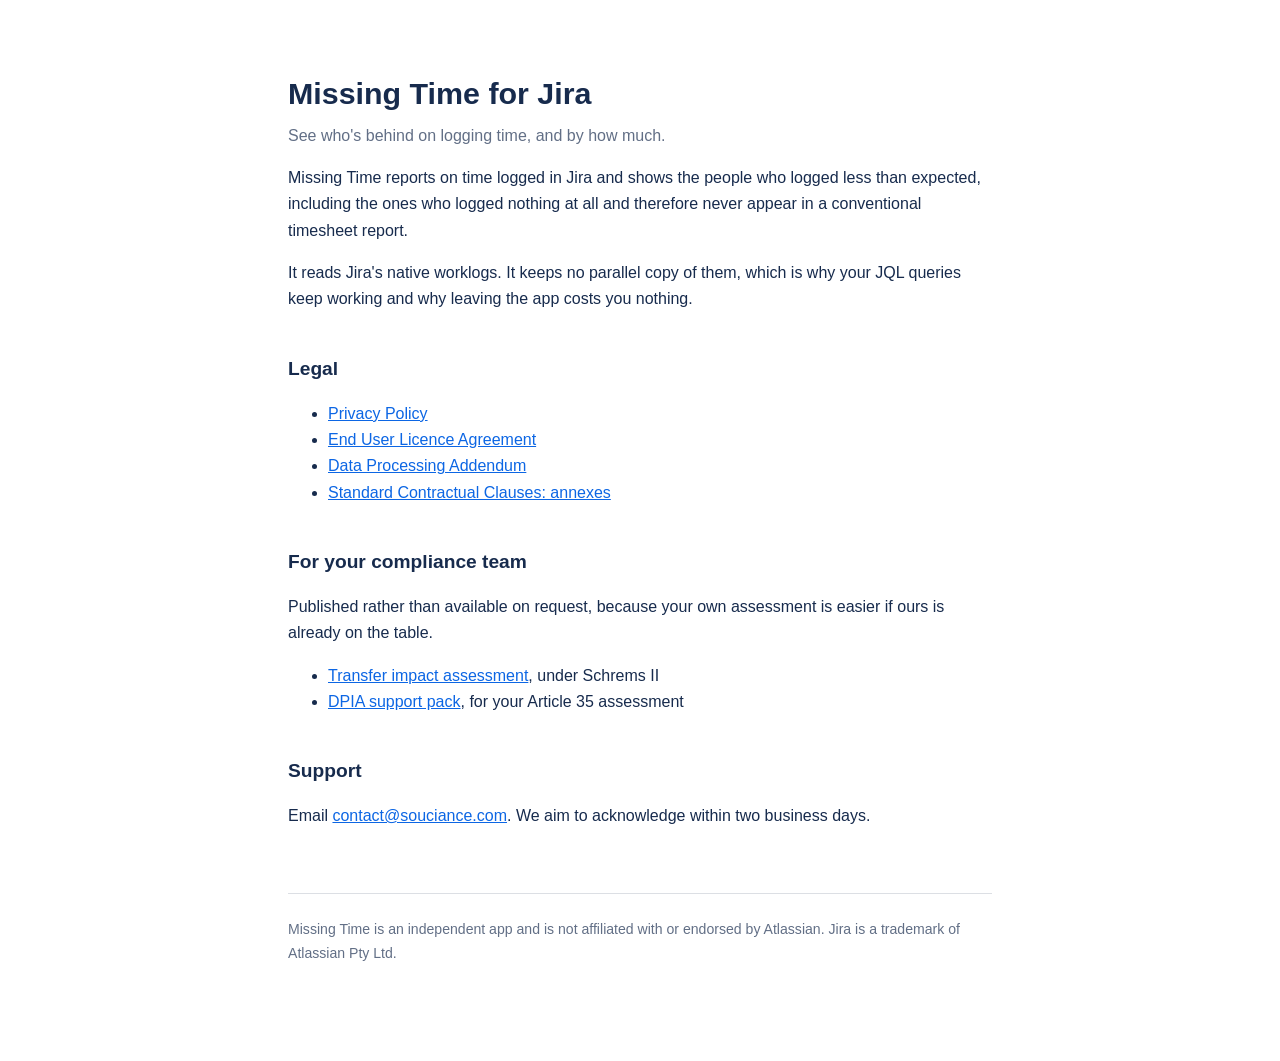
<file: index.html>
<!doctype html>
<html lang="en">
<head>
<meta charset="utf-8">
<meta name="viewport" content="width=device-width, initial-scale=1">
<title>Missing Time for Jira</title>
<link rel="stylesheet" href="style.css">
</head>
<body>

<h1>Missing Time for Jira</h1>
<p class="sub">See who's behind on logging time, and by how much.</p>

<p>Missing Time reports on time logged in Jira and shows the people who logged less than
expected, including the ones who logged nothing at all and therefore never appear in a
conventional timesheet report.</p>

<p>It reads Jira's native worklogs. It keeps no parallel copy of them, which is why your
JQL queries keep working and why leaving the app costs you nothing.</p>

<h2>Legal</h2>
<ul>
  <li><a href="privacy.html">Privacy Policy</a></li>
  <li><a href="terms.html">End User Licence Agreement</a></li>
  <li><a href="dpa.html">Data Processing Addendum</a></li>
  <li><a href="scc-annexes.html">Standard Contractual Clauses: annexes</a></li>
</ul>

<h2>For your compliance team</h2>
<p>Published rather than available on request, because your own assessment is easier if
ours is already on the table.</p>
<ul>
  <li><a href="tia.html">Transfer impact assessment</a>, under Schrems II</li>
  <li><a href="dpia.html">DPIA support pack</a>, for your Article 35 assessment</li>
</ul>

<h2>Support</h2>
<p>Email <a href="mailto:contact@souciance.com">contact@souciance.com</a>.
We aim to acknowledge within two business days.</p>

<footer>
Missing Time is an independent app and is not affiliated with or endorsed by Atlassian.
Jira is a trademark of Atlassian Pty Ltd.
</footer>

</body>
</html>
</file>
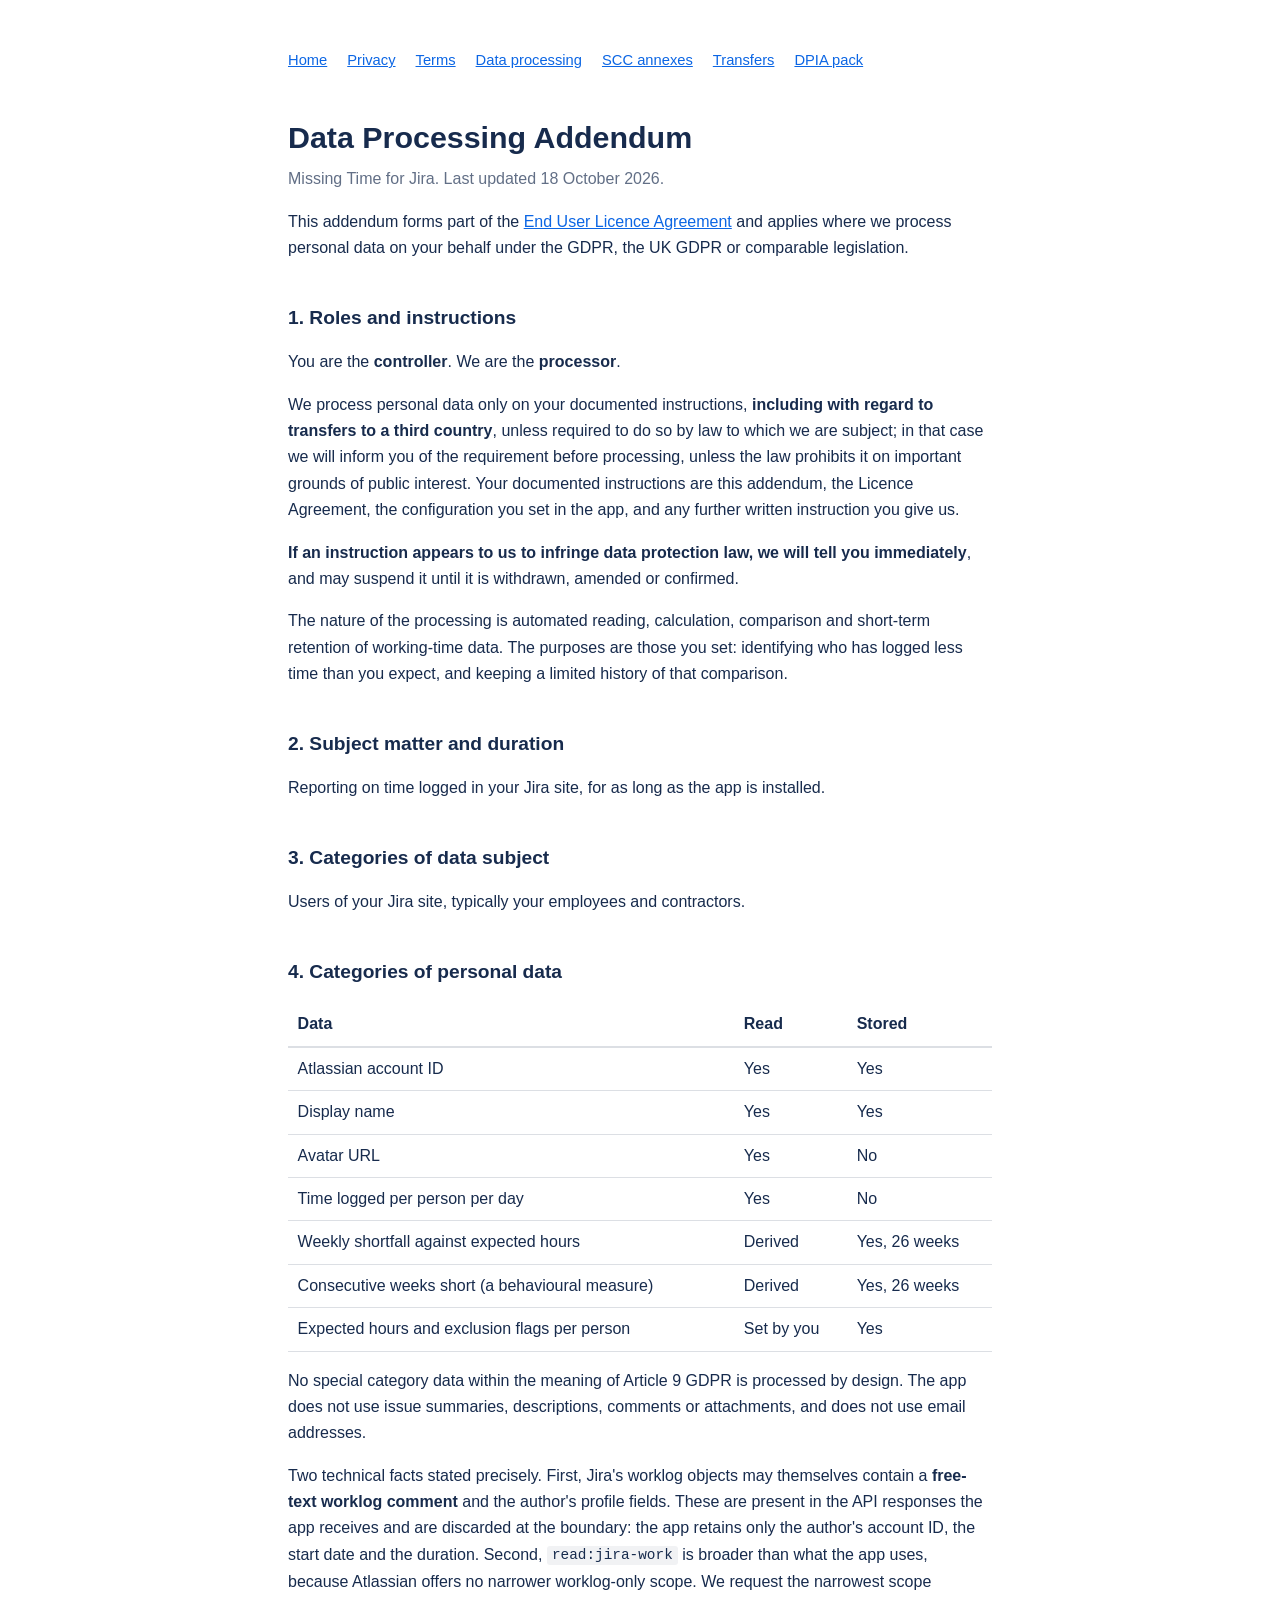
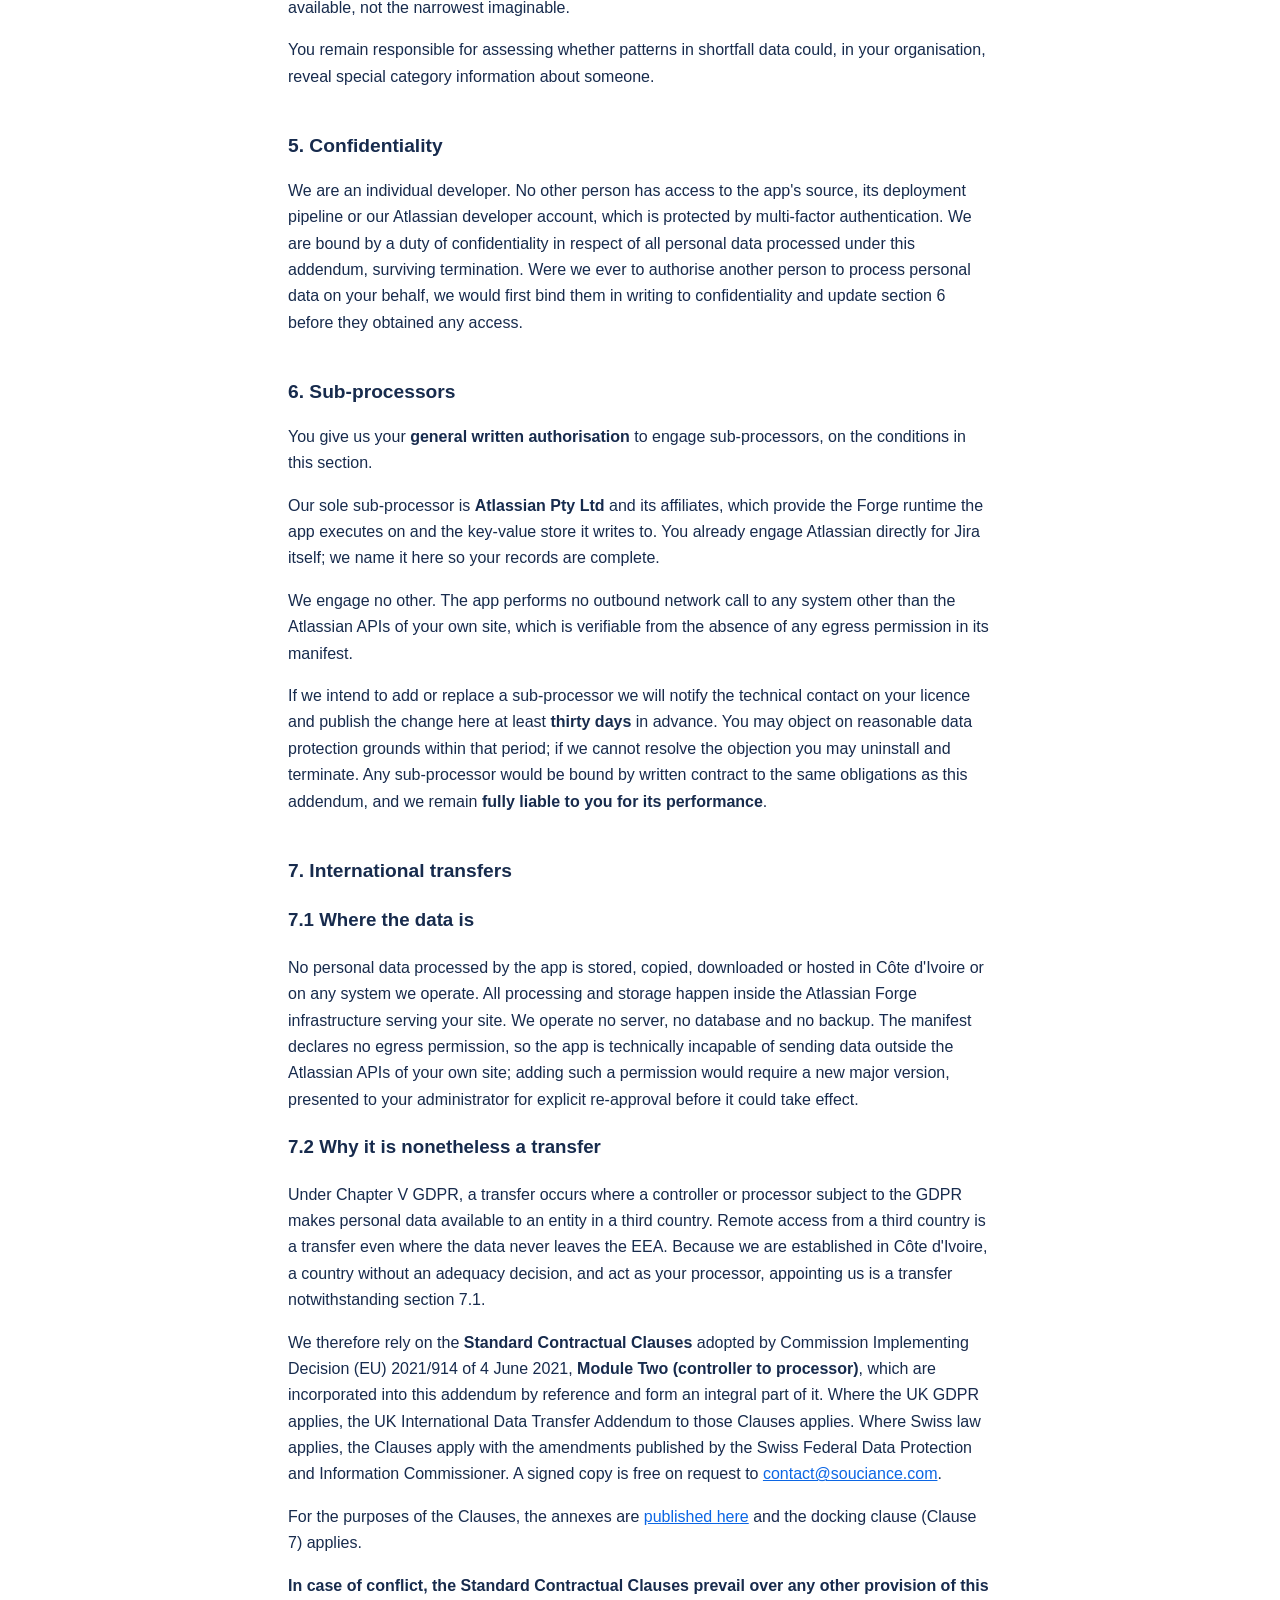
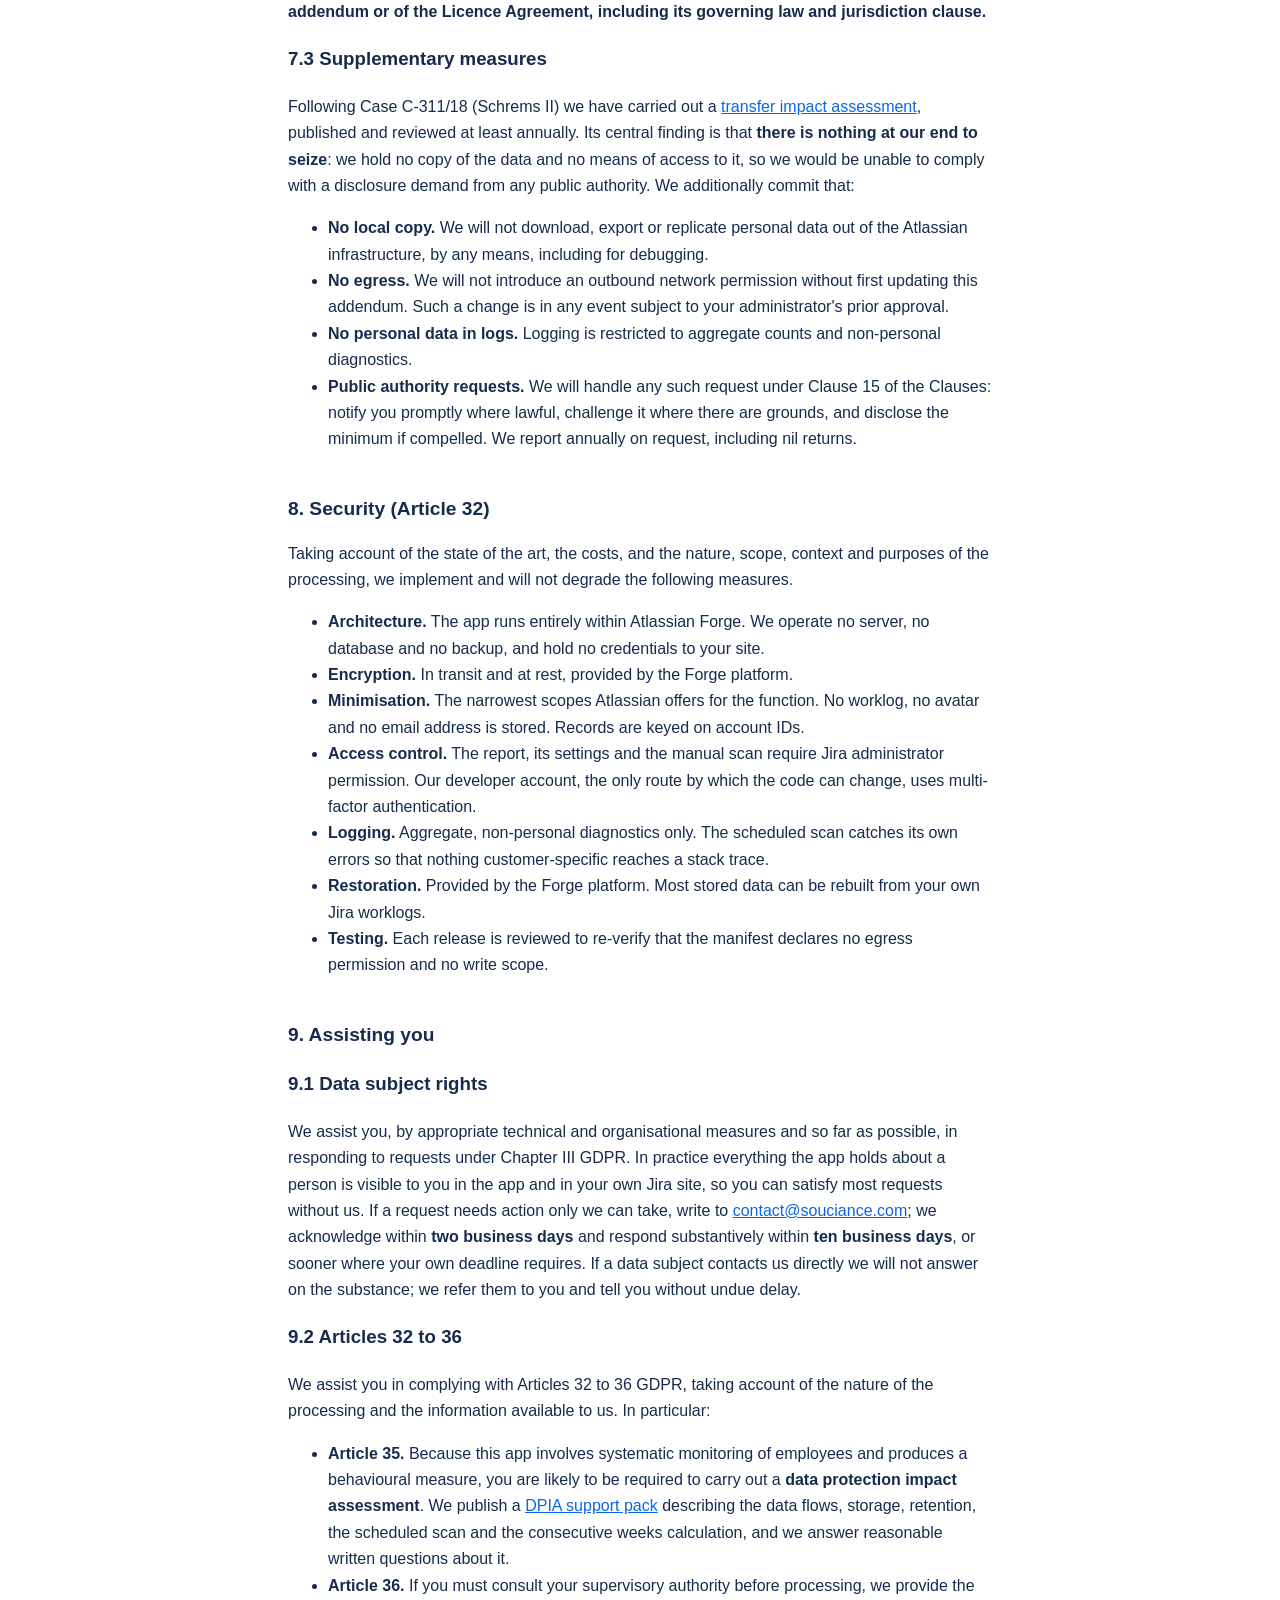
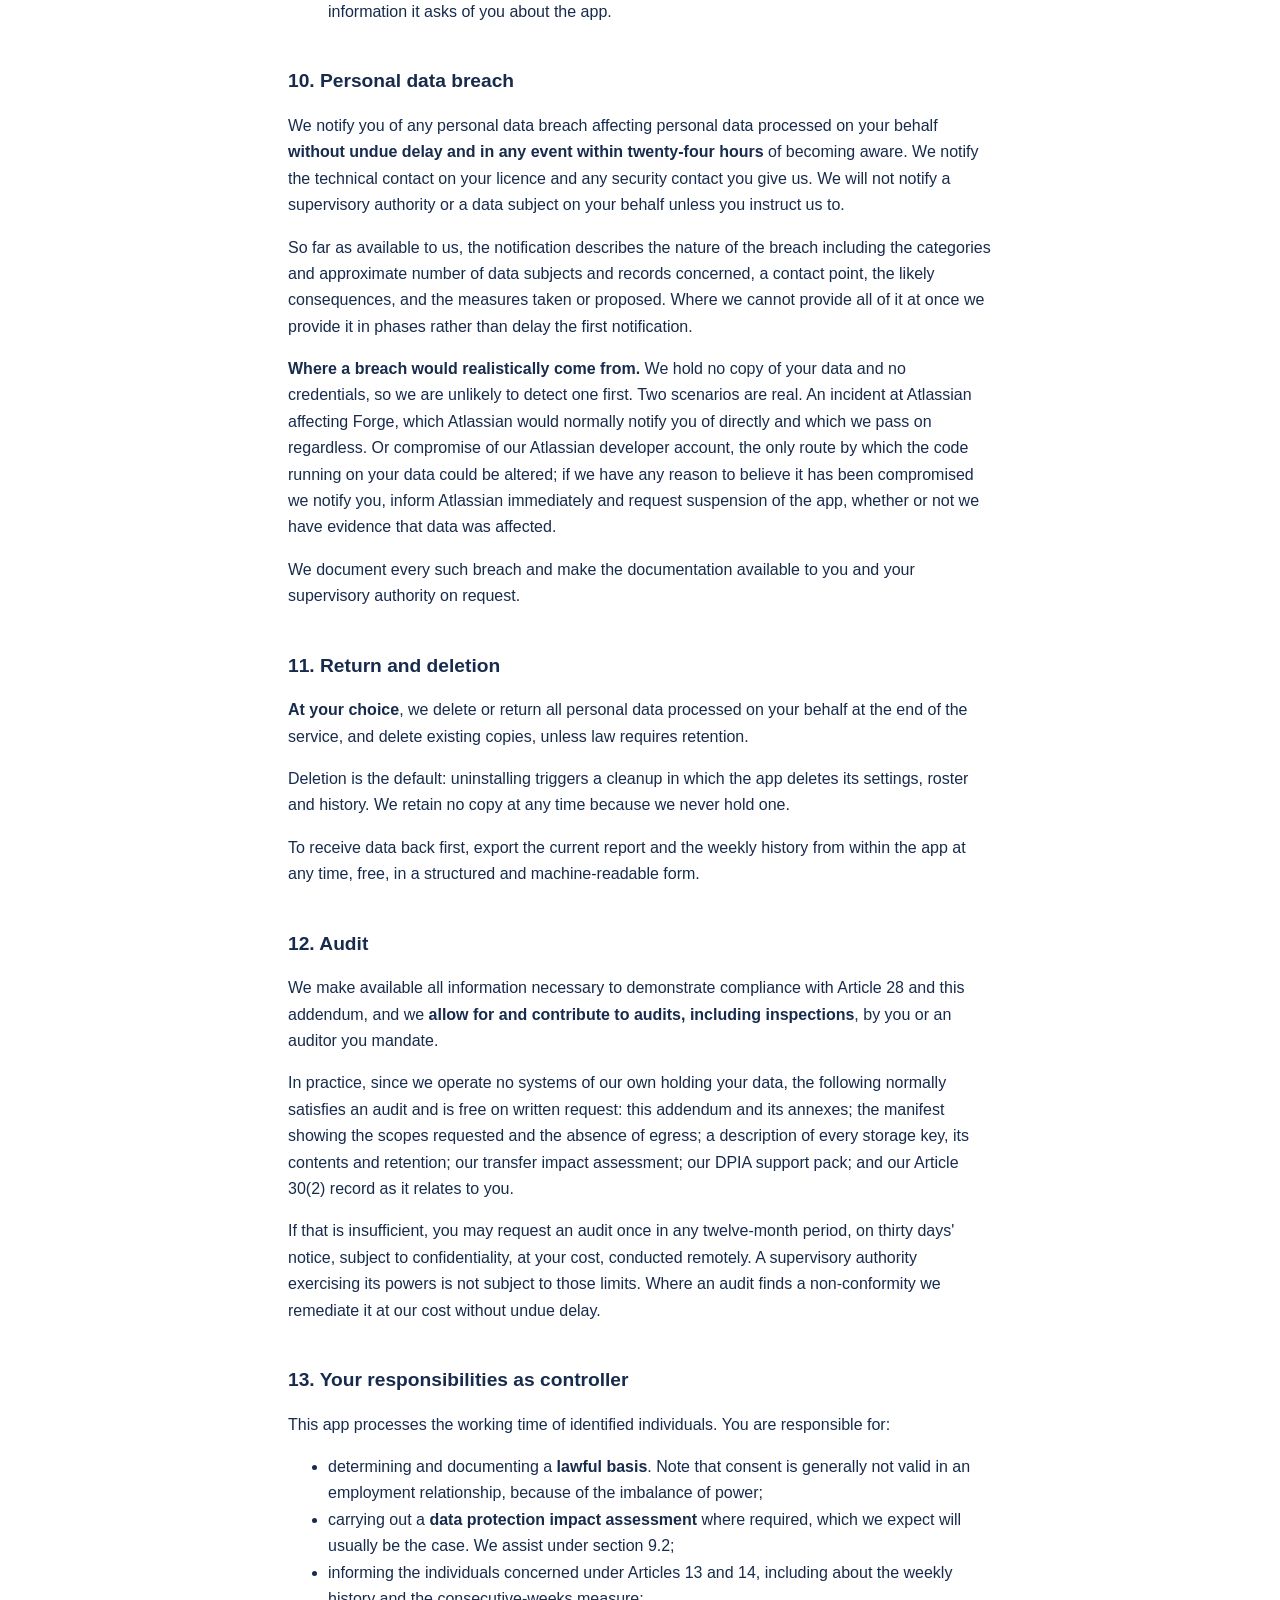
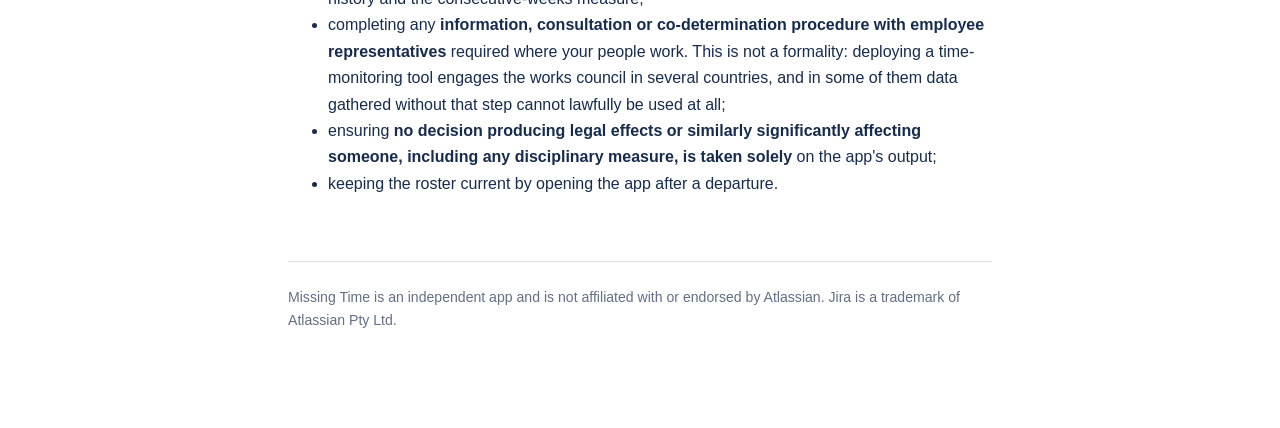
<file: dpa.html>
<!doctype html>
<html lang="en">
<head>
<meta charset="utf-8">
<meta name="viewport" content="width=device-width, initial-scale=1">
<title>Data Processing Addendum - Missing Time</title>
<link rel="stylesheet" href="style.css">
</head>
<body>

<nav><a href="index.html">Home</a><a href="privacy.html">Privacy</a><a href="terms.html">Terms</a><a href="dpa.html">Data processing</a><a href="scc-annexes.html">SCC annexes</a><a href="tia.html">Transfers</a><a href="dpia.html">DPIA pack</a></nav>

<h1>Data Processing Addendum</h1>
<p class="sub">Missing Time for Jira. Last updated 18 October 2026.</p>

<p>This addendum forms part of the <a href="terms.html">End User Licence Agreement</a> and
applies where we process personal data on your behalf under the GDPR, the UK GDPR or
comparable legislation.</p>

<h2>1. Roles and instructions</h2>
<p>You are the <strong>controller</strong>. We are the <strong>processor</strong>.</p>
<p>We process personal data only on your documented instructions, <strong>including with
regard to transfers to a third country</strong>, unless required to do so by law to which
we are subject; in that case we will inform you of the requirement before processing,
unless the law prohibits it on important grounds of public interest. Your documented
instructions are this addendum, the Licence Agreement, the configuration you set in the
app, and any further written instruction you give us.</p>
<p><strong>If an instruction appears to us to infringe data protection law, we will tell
you immediately</strong>, and may suspend it until it is withdrawn, amended or
confirmed.</p>
<p>The nature of the processing is automated reading, calculation, comparison and
short-term retention of working-time data. The purposes are those you set: identifying who
has logged less time than you expect, and keeping a limited history of that comparison.</p>

<h2>2. Subject matter and duration</h2>
<p>Reporting on time logged in your Jira site, for as long as the app is installed.</p>

<h2>3. Categories of data subject</h2>
<p>Users of your Jira site, typically your employees and contractors.</p>

<h2>4. Categories of personal data</h2>
<table>
  <tr><th>Data</th><th>Read</th><th>Stored</th></tr>
  <tr><td>Atlassian account ID</td><td>Yes</td><td>Yes</td></tr>
  <tr><td>Display name</td><td>Yes</td><td>Yes</td></tr>
  <tr><td>Avatar URL</td><td>Yes</td><td>No</td></tr>
  <tr><td>Time logged per person per day</td><td>Yes</td><td>No</td></tr>
  <tr><td>Weekly shortfall against expected hours</td><td>Derived</td><td>Yes, 26 weeks</td></tr>
  <tr><td>Consecutive weeks short (a behavioural measure)</td><td>Derived</td><td>Yes, 26 weeks</td></tr>
  <tr><td>Expected hours and exclusion flags per person</td><td>Set by you</td><td>Yes</td></tr>
</table>
<p>No special category data within the meaning of Article 9 GDPR is processed by design.
The app does not use issue summaries, descriptions, comments or attachments, and does not
use email addresses.</p>
<p>Two technical facts stated precisely. First, Jira's worklog objects may themselves
contain a <strong>free-text worklog comment</strong> and the author's profile fields. These
are present in the API responses the app receives and are discarded at the boundary: the
app retains only the author's account ID, the start date and the duration. Second,
<code>read:jira-work</code> is broader than what the app uses, because Atlassian offers no
narrower worklog-only scope. We request the narrowest scope available, not the narrowest
imaginable.</p>
<p>You remain responsible for assessing whether patterns in shortfall data could, in your
organisation, reveal special category information about someone.</p>

<h2>5. Confidentiality</h2>
<p>We are an individual developer. No other person has access to the app's source, its
deployment pipeline or our Atlassian developer account, which is protected by multi-factor
authentication. We are bound by a duty of confidentiality in respect of all personal data
processed under this addendum, surviving termination. Were we ever to authorise another
person to process personal data on your behalf, we would first bind them in writing to
confidentiality and update section 6 before they obtained any access.</p>

<h2>6. Sub-processors</h2>
<p>You give us your <strong>general written authorisation</strong> to engage
sub-processors, on the conditions in this section.</p>
<p>Our sole sub-processor is <strong>Atlassian Pty Ltd</strong> and its affiliates, which
provide the Forge runtime the app executes on and the key-value store it writes to. You
already engage Atlassian directly for Jira itself; we name it here so your records are
complete.</p>
<p>We engage no other. The app performs no outbound network call to any system other than
the Atlassian APIs of your own site, which is verifiable from the absence of any egress
permission in its manifest.</p>
<p>If we intend to add or replace a sub-processor we will notify the technical contact on
your licence and publish the change here at least <strong>thirty days</strong> in advance.
You may object on reasonable data protection grounds within that period; if we cannot
resolve the objection you may uninstall and terminate. Any sub-processor would be bound by
written contract to the same obligations as this addendum, and we remain <strong>fully
liable to you for its performance</strong>.</p>

<h2>7. International transfers</h2>

<h3>7.1 Where the data is</h3>
<p>No personal data processed by the app is stored, copied, downloaded or hosted in
Côte d'Ivoire or on any system we operate. All processing and storage happen inside the
Atlassian Forge infrastructure serving your site. We operate no server, no database and no
backup. The manifest declares no egress permission, so the app is technically incapable of
sending data outside the Atlassian APIs of your own site; adding such a permission would
require a new major version, presented to your administrator for explicit re-approval
before it could take effect.</p>

<h3>7.2 Why it is nonetheless a transfer</h3>
<p>Under Chapter V GDPR, a transfer occurs where a controller or processor subject to the
GDPR makes personal data available to an entity in a third country. Remote access from a
third country is a transfer even where the data never leaves the EEA. Because we are
established in Côte d'Ivoire, a country without an adequacy decision, and act as your
processor, appointing us is a transfer notwithstanding section 7.1.</p>
<p>We therefore rely on the <strong>Standard Contractual Clauses</strong> adopted by
Commission Implementing Decision (EU) 2021/914 of 4 June 2021, <strong>Module Two
(controller to processor)</strong>, which are incorporated into this addendum by reference
and form an integral part of it. Where the UK GDPR applies, the UK International Data
Transfer Addendum to those Clauses applies. Where Swiss law applies, the Clauses apply with
the amendments published by the Swiss Federal Data Protection and Information
Commissioner. A signed copy is free on request to
<a href="mailto:contact@souciance.com">contact@souciance.com</a>.</p>
<p>For the purposes of the Clauses, the annexes are <a href="scc-annexes.html">published here</a> and the
docking clause (Clause 7) applies.</p>
<p><strong>In case of conflict, the Standard Contractual Clauses prevail over any other
provision of this addendum or of the Licence Agreement, including its governing law and
jurisdiction clause.</strong></p>

<h3>7.3 Supplementary measures</h3>
<p>Following Case C-311/18 (Schrems II) we have carried out a <a href="tia.html">transfer impact assessment</a>,
published and reviewed at least annually. Its central finding is that
<strong>there is nothing at our end to seize</strong>: we hold no copy of the data and no
means of access to it, so we would be unable to comply with a disclosure demand from any
public authority. We additionally commit that:</p>
<ul>
  <li><strong>No local copy.</strong> We will not download, export or replicate personal
  data out of the Atlassian infrastructure, by any means, including for debugging.</li>
  <li><strong>No egress.</strong> We will not introduce an outbound network permission
  without first updating this addendum. Such a change is in any event subject to your
  administrator's prior approval.</li>
  <li><strong>No personal data in logs.</strong> Logging is restricted to aggregate counts
  and non-personal diagnostics.</li>
  <li><strong>Public authority requests.</strong> We will handle any such request under
  Clause 15 of the Clauses: notify you promptly where lawful, challenge it where there are
  grounds, and disclose the minimum if compelled. We report annually on request, including
  nil returns.</li>
</ul>

<h2>8. Security (Article 32)</h2>
<p>Taking account of the state of the art, the costs, and the nature, scope, context and
purposes of the processing, we implement and will not degrade the following measures.</p>
<ul>
  <li><strong>Architecture.</strong> The app runs entirely within Atlassian Forge. We
  operate no server, no database and no backup, and hold no credentials to your site.</li>
  <li><strong>Encryption.</strong> In transit and at rest, provided by the Forge
  platform.</li>
  <li><strong>Minimisation.</strong> The narrowest scopes Atlassian offers for the
  function. No worklog, no avatar and no email address is stored. Records are keyed on
  account IDs.</li>
  <li><strong>Access control.</strong> The report, its settings and the manual scan require
  Jira administrator permission. Our developer account, the only route by which the code
  can change, uses multi-factor authentication.</li>
  <li><strong>Logging.</strong> Aggregate, non-personal diagnostics only. The scheduled
  scan catches its own errors so that nothing customer-specific reaches a stack trace.</li>
  <li><strong>Restoration.</strong> Provided by the Forge platform. Most stored data can be
  rebuilt from your own Jira worklogs.</li>
  <li><strong>Testing.</strong> Each release is reviewed to re-verify that the manifest
  declares no egress permission and no write scope.</li>
</ul>

<h2>9. Assisting you</h2>

<h3>9.1 Data subject rights</h3>
<p>We assist you, by appropriate technical and organisational measures and so far as
possible, in responding to requests under Chapter III GDPR. In practice everything the app
holds about a person is visible to you in the app and in your own Jira site, so you can
satisfy most requests without us. If a request needs action only we can take, write to
<a href="mailto:contact@souciance.com">contact@souciance.com</a>; we acknowledge within
<strong>two business days</strong> and respond substantively within <strong>ten business
days</strong>, or sooner where your own deadline requires. If a data subject contacts us
directly we will not answer on the substance; we refer them to you and tell you without
undue delay.</p>

<h3>9.2 Articles 32 to 36</h3>
<p>We assist you in complying with Articles 32 to 36 GDPR, taking account of the nature of
the processing and the information available to us. In particular:</p>
<ul>
  <li><strong>Article 35.</strong> Because this app involves systematic monitoring of
  employees and produces a behavioural measure, you are likely to be required to carry out
  a <strong>data protection impact assessment</strong>. We publish a <a href="dpia.html">DPIA support pack</a>
  describing the data flows, storage, retention, the scheduled scan and the consecutive
  weeks calculation, and we answer reasonable written questions about it.</li>
  <li><strong>Article 36.</strong> If you must consult your supervisory authority before
  processing, we provide the information it asks of you about the app.</li>
</ul>

<h2>10. Personal data breach</h2>
<p>We notify you of any personal data breach affecting personal data processed on your
behalf <strong>without undue delay and in any event within twenty-four hours</strong> of
becoming aware. We notify the technical contact on your licence and any security contact
you give us. We will not notify a supervisory authority or a data subject on your behalf
unless you instruct us to.</p>
<p>So far as available to us, the notification describes the nature of the breach including
the categories and approximate number of data subjects and records concerned, a contact
point, the likely consequences, and the measures taken or proposed. Where we cannot provide
all of it at once we provide it in phases rather than delay the first notification.</p>
<p><strong>Where a breach would realistically come from.</strong> We hold no copy of your
data and no credentials, so we are unlikely to detect one first. Two scenarios are real.
An incident at Atlassian affecting Forge, which Atlassian would normally notify you of
directly and which we pass on regardless. Or compromise of our Atlassian developer account,
the only route by which the code running on your data could be altered; if we have any
reason to believe it has been compromised we notify you, inform Atlassian immediately and
request suspension of the app, whether or not we have evidence that data was affected.</p>
<p>We document every such breach and make the documentation available to you and your
supervisory authority on request.</p>

<h2>11. Return and deletion</h2>
<p><strong>At your choice</strong>, we delete or return all personal data processed on your
behalf at the end of the service, and delete existing copies, unless law requires
retention.</p>
<p>Deletion is the default: uninstalling triggers a cleanup in which the app deletes its
settings, roster and history. We retain no copy at any time because we never hold one.</p>
<p>To receive data back first, export the current report and the weekly history from within
the app at any time, free, in a structured and machine-readable form.</p>

<h2>12. Audit</h2>
<p>We make available all information necessary to demonstrate compliance with Article 28
and this addendum, and we <strong>allow for and contribute to audits, including
inspections</strong>, by you or an auditor you mandate.</p>
<p>In practice, since we operate no systems of our own holding your data, the following
normally satisfies an audit and is free on written request: this addendum and its annexes;
the manifest showing the scopes requested and the absence of egress; a description of every
storage key, its contents and retention; our transfer impact assessment; our DPIA support pack; and our Article 30(2) record as it relates to you.</p>
<p>If that is insufficient, you may request an audit once in any twelve-month period, on
thirty days' notice, subject to confidentiality, at your cost, conducted remotely. A
supervisory authority exercising its powers is not subject to those limits. Where an audit
finds a non-conformity we remediate it at our cost without undue delay.</p>

<h2>13. Your responsibilities as controller</h2>
<p>This app processes the working time of identified individuals. You are responsible
for:</p>
<ul>
  <li>determining and documenting a <strong>lawful basis</strong>. Note that consent is
  generally not valid in an employment relationship, because of the imbalance of
  power;</li>
  <li>carrying out a <strong>data protection impact assessment</strong> where required,
  which we expect will usually be the case. We assist under section 9.2;</li>
  <li>informing the individuals concerned under Articles 13 and 14, including about the
  weekly history and the consecutive-weeks measure;</li>
  <li>completing any <strong>information, consultation or co-determination procedure with
  employee representatives</strong> required where your people work. This is not a
  formality: deploying a time-monitoring tool engages the works council in several
  countries, and in some of them data gathered without that step cannot lawfully be used at
  all;</li>
  <li>ensuring <strong>no decision producing legal effects or similarly significantly
  affecting someone, including any disciplinary measure, is taken solely</strong> on the
  app's output;</li>
  <li>keeping the roster current by opening the app after a departure.</li>
</ul>

<footer>
Missing Time is an independent app and is not affiliated with or endorsed by Atlassian.
Jira is a trademark of Atlassian Pty Ltd.
</footer>

</body>
</html>
</file>
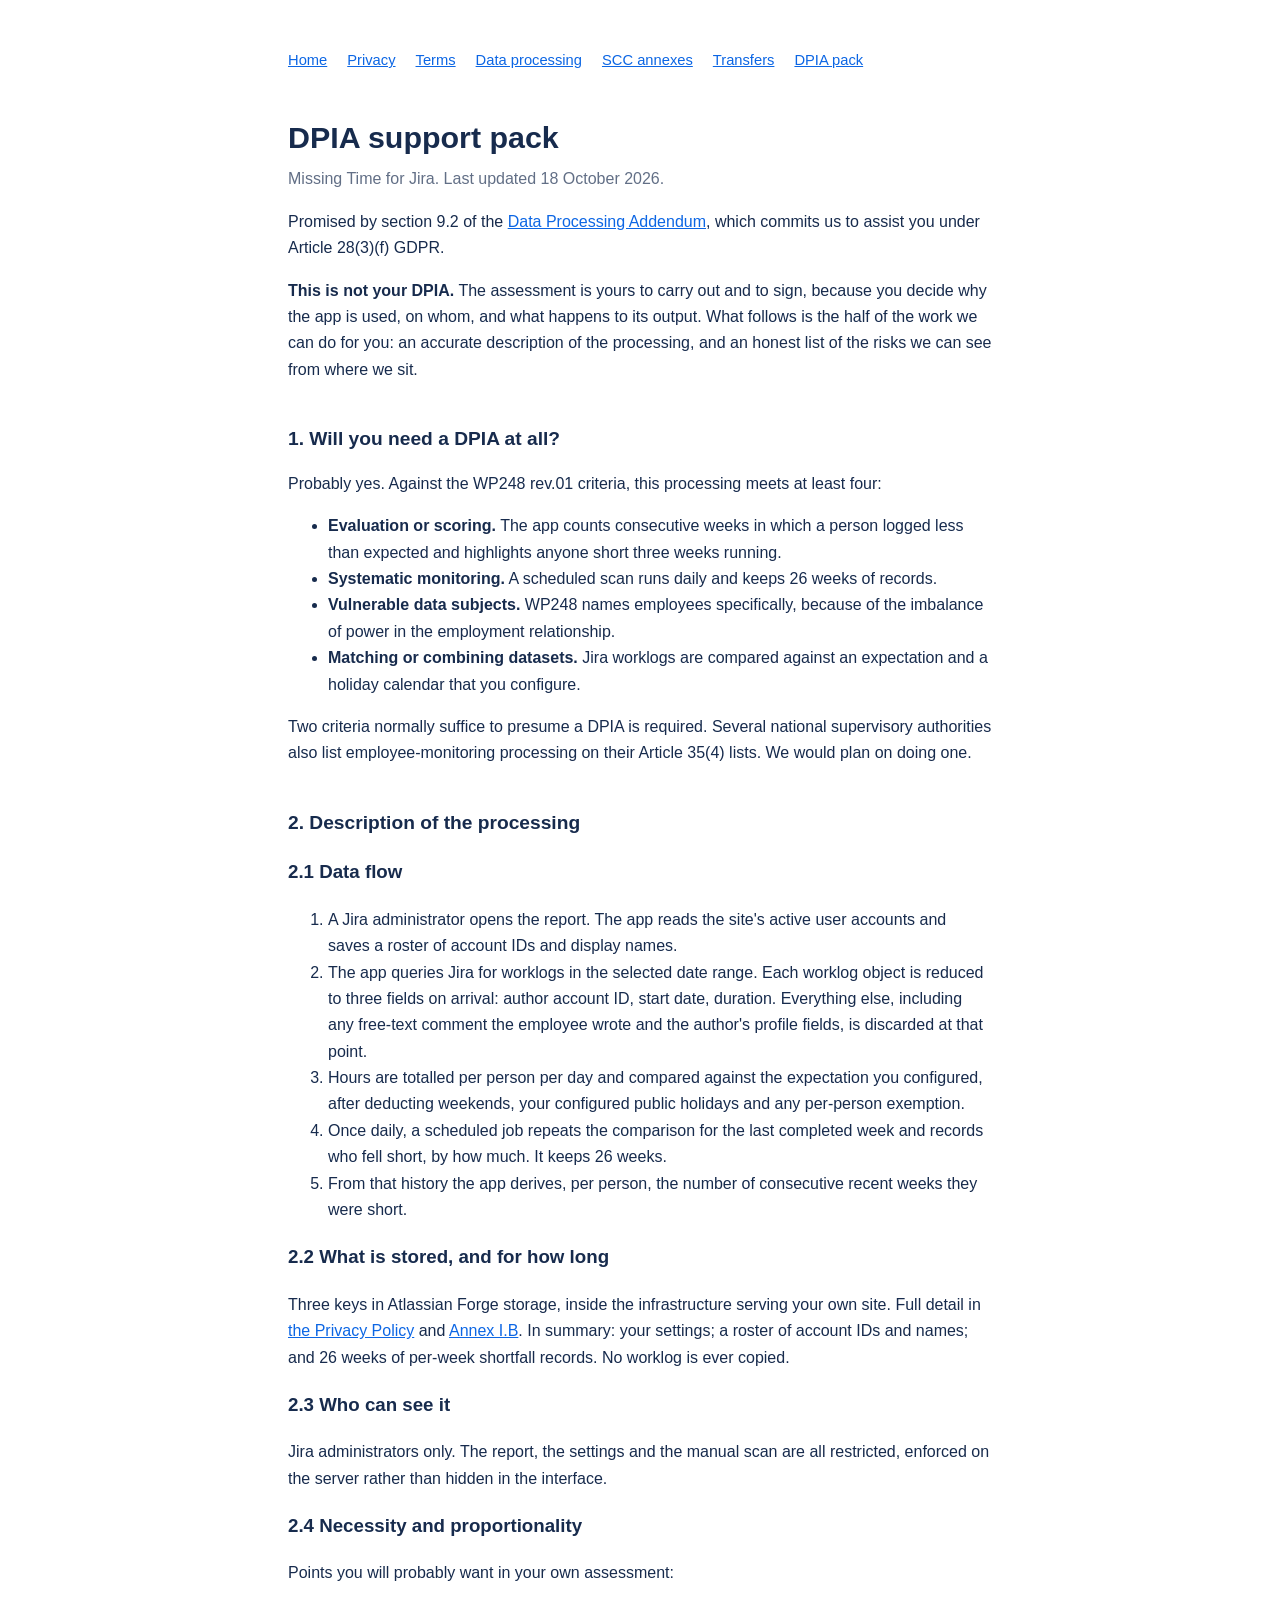
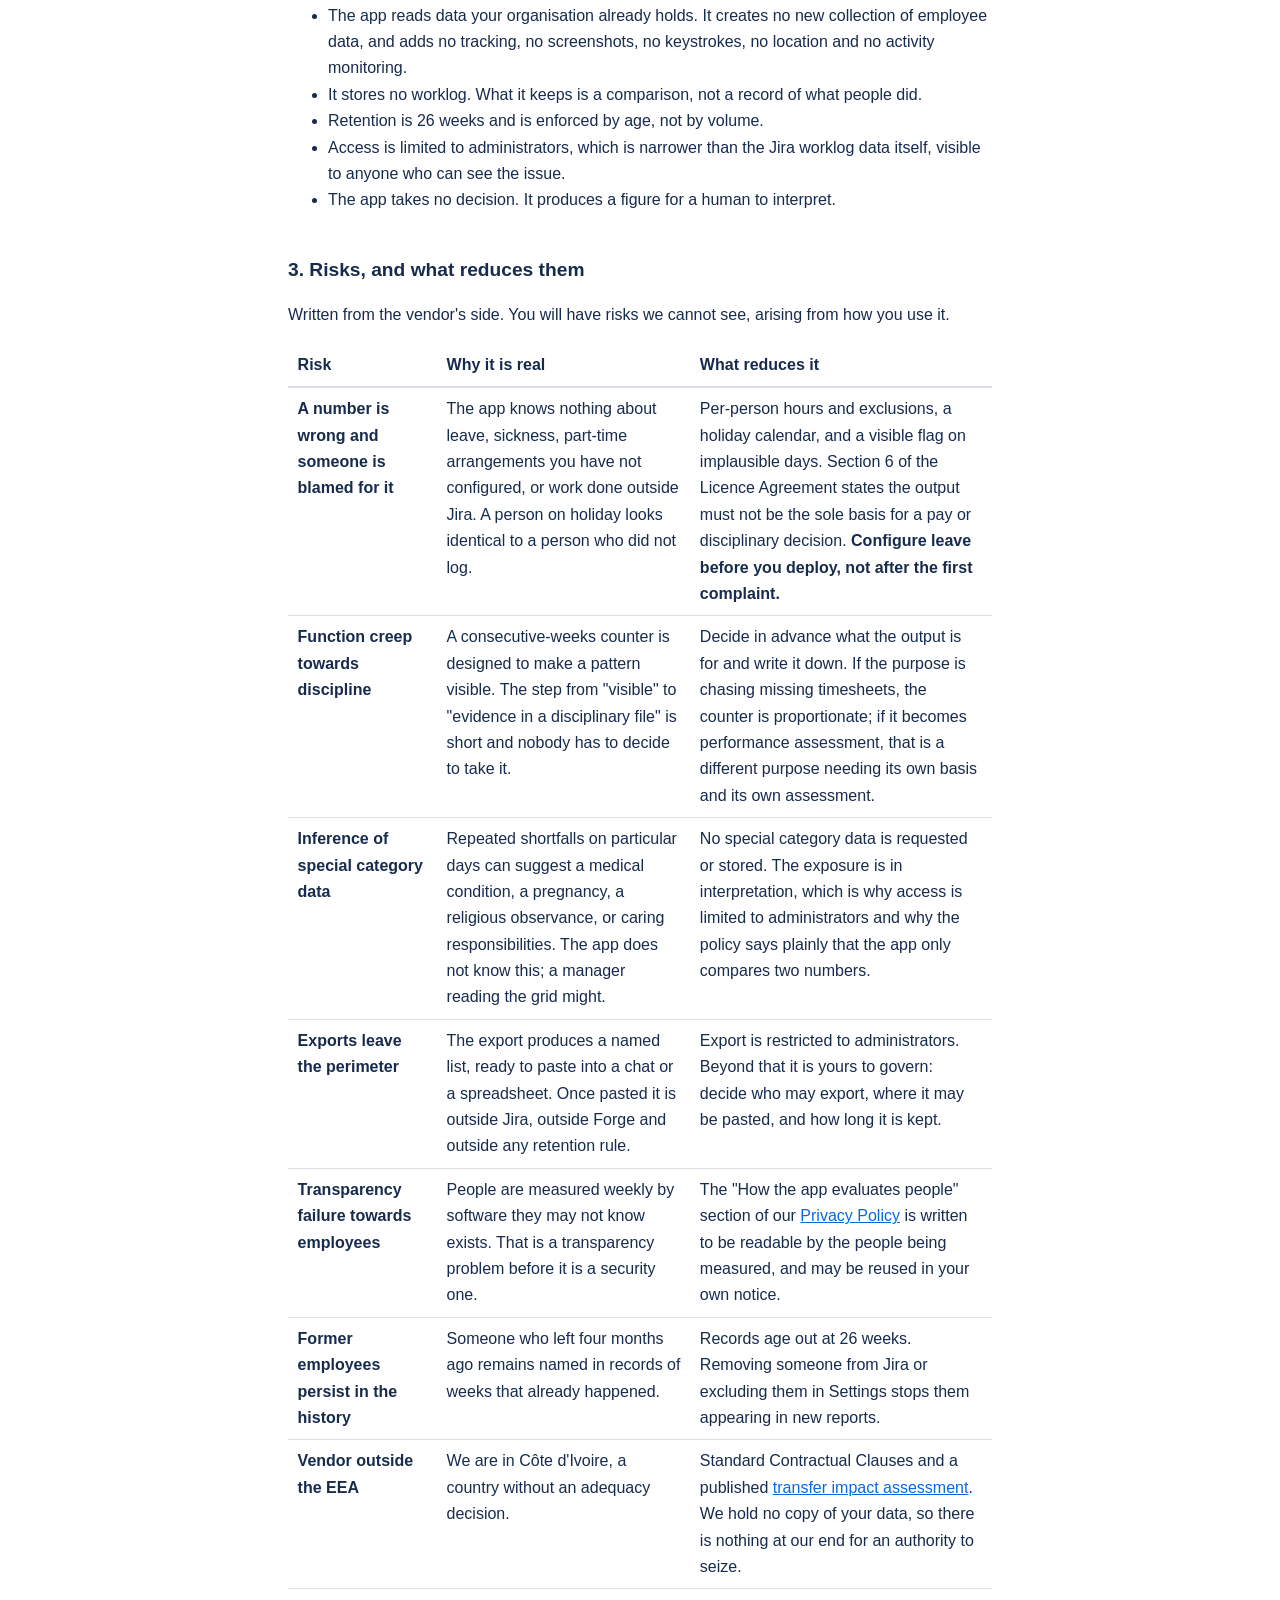
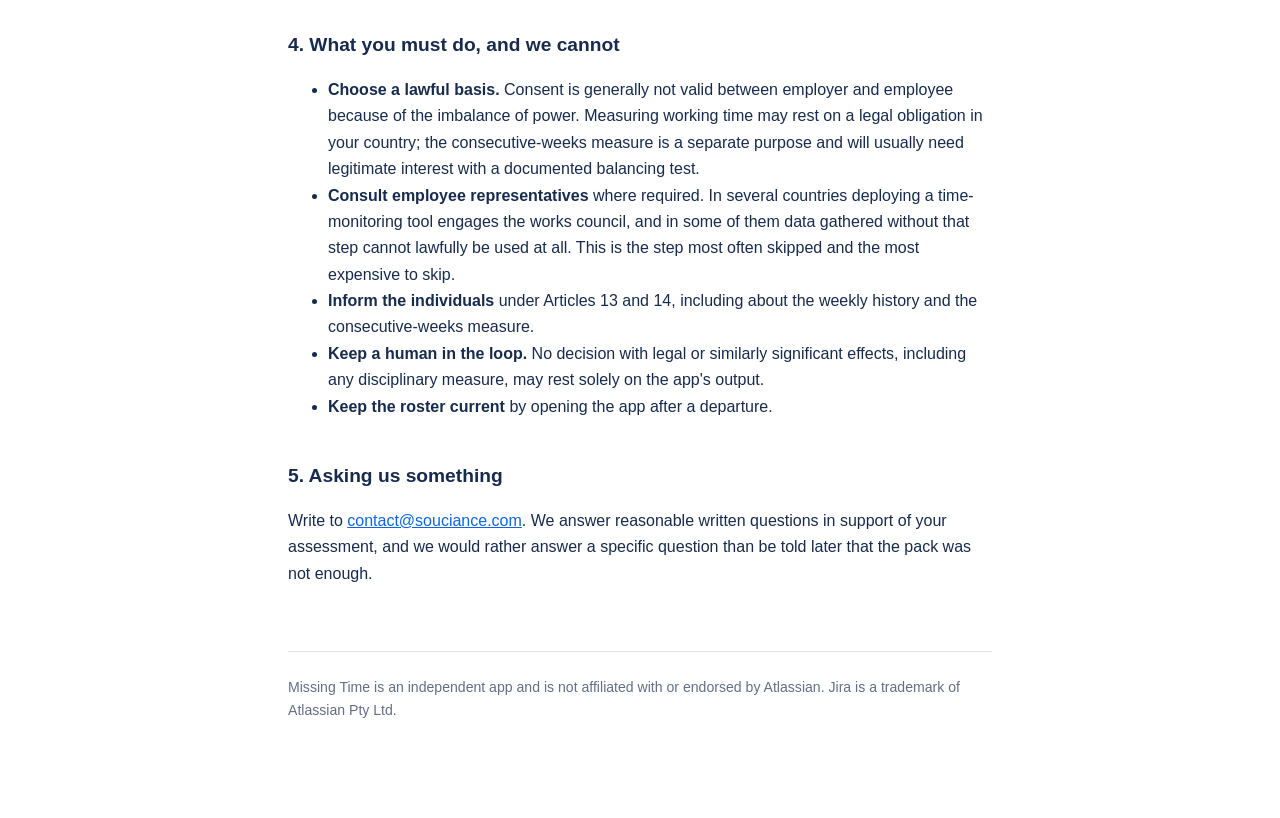
<file: dpia.html>
<!doctype html>
<html lang="en">
<head>
<meta charset="utf-8">
<meta name="viewport" content="width=device-width, initial-scale=1">
<title>DPIA support pack - Missing Time</title>
<link rel="stylesheet" href="style.css">
</head>
<body>

<nav><a href="index.html">Home</a><a href="privacy.html">Privacy</a><a href="terms.html">Terms</a><a href="dpa.html">Data processing</a><a href="scc-annexes.html">SCC annexes</a><a href="tia.html">Transfers</a><a href="dpia.html">DPIA pack</a></nav>

<h1>DPIA support pack</h1>
<p class="sub">Missing Time for Jira. Last updated 18 October 2026.</p>

<p>Promised by section 9.2 of the <a href="dpa.html">Data Processing Addendum</a>, which
commits us to assist you under Article 28(3)(f) GDPR.</p>

<p><strong>This is not your DPIA.</strong> The assessment is yours to carry out and to sign,
because you decide why the app is used, on whom, and what happens to its output. What
follows is the half of the work we can do for you: an accurate description of the
processing, and an honest list of the risks we can see from where we sit.</p>

<h2>1. Will you need a DPIA at all?</h2>
<p>Probably yes. Against the WP248 rev.01 criteria, this processing meets at least four:</p>
<ul>
  <li><strong>Evaluation or scoring.</strong> The app counts consecutive weeks in which a
  person logged less than expected and highlights anyone short three weeks running.</li>
  <li><strong>Systematic monitoring.</strong> A scheduled scan runs daily and keeps 26
  weeks of records.</li>
  <li><strong>Vulnerable data subjects.</strong> WP248 names employees specifically,
  because of the imbalance of power in the employment relationship.</li>
  <li><strong>Matching or combining datasets.</strong> Jira worklogs are compared against
  an expectation and a holiday calendar that you configure.</li>
</ul>
<p>Two criteria normally suffice to presume a DPIA is required. Several national
supervisory authorities also list employee-monitoring processing on their Article 35(4)
lists. We would plan on doing one.</p>

<h2>2. Description of the processing</h2>

<h3>2.1 Data flow</h3>
<ol>
  <li>A Jira administrator opens the report. The app reads the site's active user accounts
  and saves a roster of account IDs and display names.</li>
  <li>The app queries Jira for worklogs in the selected date range. Each worklog object is
  reduced to three fields on arrival: author account ID, start date, duration. Everything
  else, including any free-text comment the employee wrote and the author's profile fields,
  is discarded at that point.</li>
  <li>Hours are totalled per person per day and compared against the expectation you
  configured, after deducting weekends, your configured public holidays and any per-person
  exemption.</li>
  <li>Once daily, a scheduled job repeats the comparison for the last completed week and
  records who fell short, by how much. It keeps 26 weeks.</li>
  <li>From that history the app derives, per person, the number of consecutive recent weeks
  they were short.</li>
</ol>

<h3>2.2 What is stored, and for how long</h3>
<p>Three keys in Atlassian Forge storage, inside the infrastructure serving your own site.
Full detail in <a href="privacy.html">the Privacy Policy</a> and
<a href="scc-annexes.html">Annex I.B</a>. In summary: your settings; a roster of account
IDs and names; and 26 weeks of per-week shortfall records. No worklog is ever copied.</p>

<h3>2.3 Who can see it</h3>
<p>Jira administrators only. The report, the settings and the manual scan are all
restricted, enforced on the server rather than hidden in the interface.</p>

<h3>2.4 Necessity and proportionality</h3>
<p>Points you will probably want in your own assessment:</p>
<ul>
  <li>The app reads data your organisation already holds. It creates no new collection of
  employee data, and adds no tracking, no screenshots, no keystrokes, no location and no
  activity monitoring.</li>
  <li>It stores no worklog. What it keeps is a comparison, not a record of what people
  did.</li>
  <li>Retention is 26 weeks and is enforced by age, not by volume.</li>
  <li>Access is limited to administrators, which is narrower than the Jira worklog data
  itself, visible to anyone who can see the issue.</li>
  <li>The app takes no decision. It produces a figure for a human to interpret.</li>
</ul>

<h2>3. Risks, and what reduces them</h2>
<p>Written from the vendor's side. You will have risks we cannot see, arising from how you
use it.</p>

<table>
  <tr><th>Risk</th><th>Why it is real</th><th>What reduces it</th></tr>

  <tr>
    <td><strong>A number is wrong and someone is blamed for it</strong></td>
    <td>The app knows nothing about leave, sickness, part-time arrangements you have not
    configured, or work done outside Jira. A person on holiday looks identical to a person
    who did not log.</td>
    <td>Per-person hours and exclusions, a holiday calendar, and a visible flag on
    implausible days. Section 6 of the Licence Agreement states the output must not be the
    sole basis for a pay or disciplinary decision. <strong>Configure leave before you
    deploy, not after the first complaint.</strong></td>
  </tr>

  <tr>
    <td><strong>Function creep towards discipline</strong></td>
    <td>A consecutive-weeks counter is designed to make a pattern visible. The step from
    "visible" to "evidence in a disciplinary file" is short and nobody has to decide to
    take it.</td>
    <td>Decide in advance what the output is for and write it down. If the purpose is
    chasing missing timesheets, the counter is proportionate; if it becomes performance
    assessment, that is a different purpose needing its own basis and its own
    assessment.</td>
  </tr>

  <tr>
    <td><strong>Inference of special category data</strong></td>
    <td>Repeated shortfalls on particular days can suggest a medical condition, a
    pregnancy, a religious observance, or caring responsibilities. The app does not know
    this; a manager reading the grid might.</td>
    <td>No special category data is requested or stored. The exposure is in
    interpretation, which is why access is limited to administrators and why the policy
    says plainly that the app only compares two numbers.</td>
  </tr>

  <tr>
    <td><strong>Exports leave the perimeter</strong></td>
    <td>The export produces a named list, ready to paste into a chat or a spreadsheet. Once
    pasted it is outside Jira, outside Forge and outside any retention rule.</td>
    <td>Export is restricted to administrators. Beyond that it is yours to govern: decide
    who may export, where it may be pasted, and how long it is kept.</td>
  </tr>

  <tr>
    <td><strong>Transparency failure towards employees</strong></td>
    <td>People are measured weekly by software they may not know exists. That is a
    transparency problem before it is a security one.</td>
    <td>The "How the app evaluates people" section of our
    <a href="privacy.html">Privacy Policy</a> is written to be readable by the people being
    measured, and may be reused in your own notice.</td>
  </tr>

  <tr>
    <td><strong>Former employees persist in the history</strong></td>
    <td>Someone who left four months ago remains named in records of weeks that already
    happened.</td>
    <td>Records age out at 26 weeks. Removing someone from Jira or excluding them in
    Settings stops them appearing in new reports.</td>
  </tr>

  <tr>
    <td><strong>Vendor outside the EEA</strong></td>
    <td>We are in Côte d'Ivoire, a country without an adequacy decision.</td>
    <td>Standard Contractual Clauses and a published
    <a href="tia.html">transfer impact assessment</a>. We hold no copy of your data, so
    there is nothing at our end for an authority to seize.</td>
  </tr>
</table>

<h2>4. What you must do, and we cannot</h2>
<ul>
  <li><strong>Choose a lawful basis.</strong> Consent is generally not valid between
  employer and employee because of the imbalance of power. Measuring working time may rest
  on a legal obligation in your country; the consecutive-weeks measure is a separate
  purpose and will usually need legitimate interest with a documented balancing test.</li>
  <li><strong>Consult employee representatives</strong> where required. In several
  countries deploying a time-monitoring tool engages the works council, and in some of them
  data gathered without that step cannot lawfully be used at all. This is the step most
  often skipped and the most expensive to skip.</li>
  <li><strong>Inform the individuals</strong> under Articles 13 and 14, including about the
  weekly history and the consecutive-weeks measure.</li>
  <li><strong>Keep a human in the loop.</strong> No decision with legal or similarly
  significant effects, including any disciplinary measure, may rest solely on the app's
  output.</li>
  <li><strong>Keep the roster current</strong> by opening the app after a departure.</li>
</ul>

<h2>5. Asking us something</h2>
<p>Write to <a href="mailto:contact@souciance.com">contact@souciance.com</a>. We answer
reasonable written questions in support of your assessment, and we would rather answer a
specific question than be told later that the pack was not enough.</p>

<footer>
Missing Time is an independent app and is not affiliated with or endorsed by Atlassian.
Jira is a trademark of Atlassian Pty Ltd.
</footer>

</body>
</html>
</file>
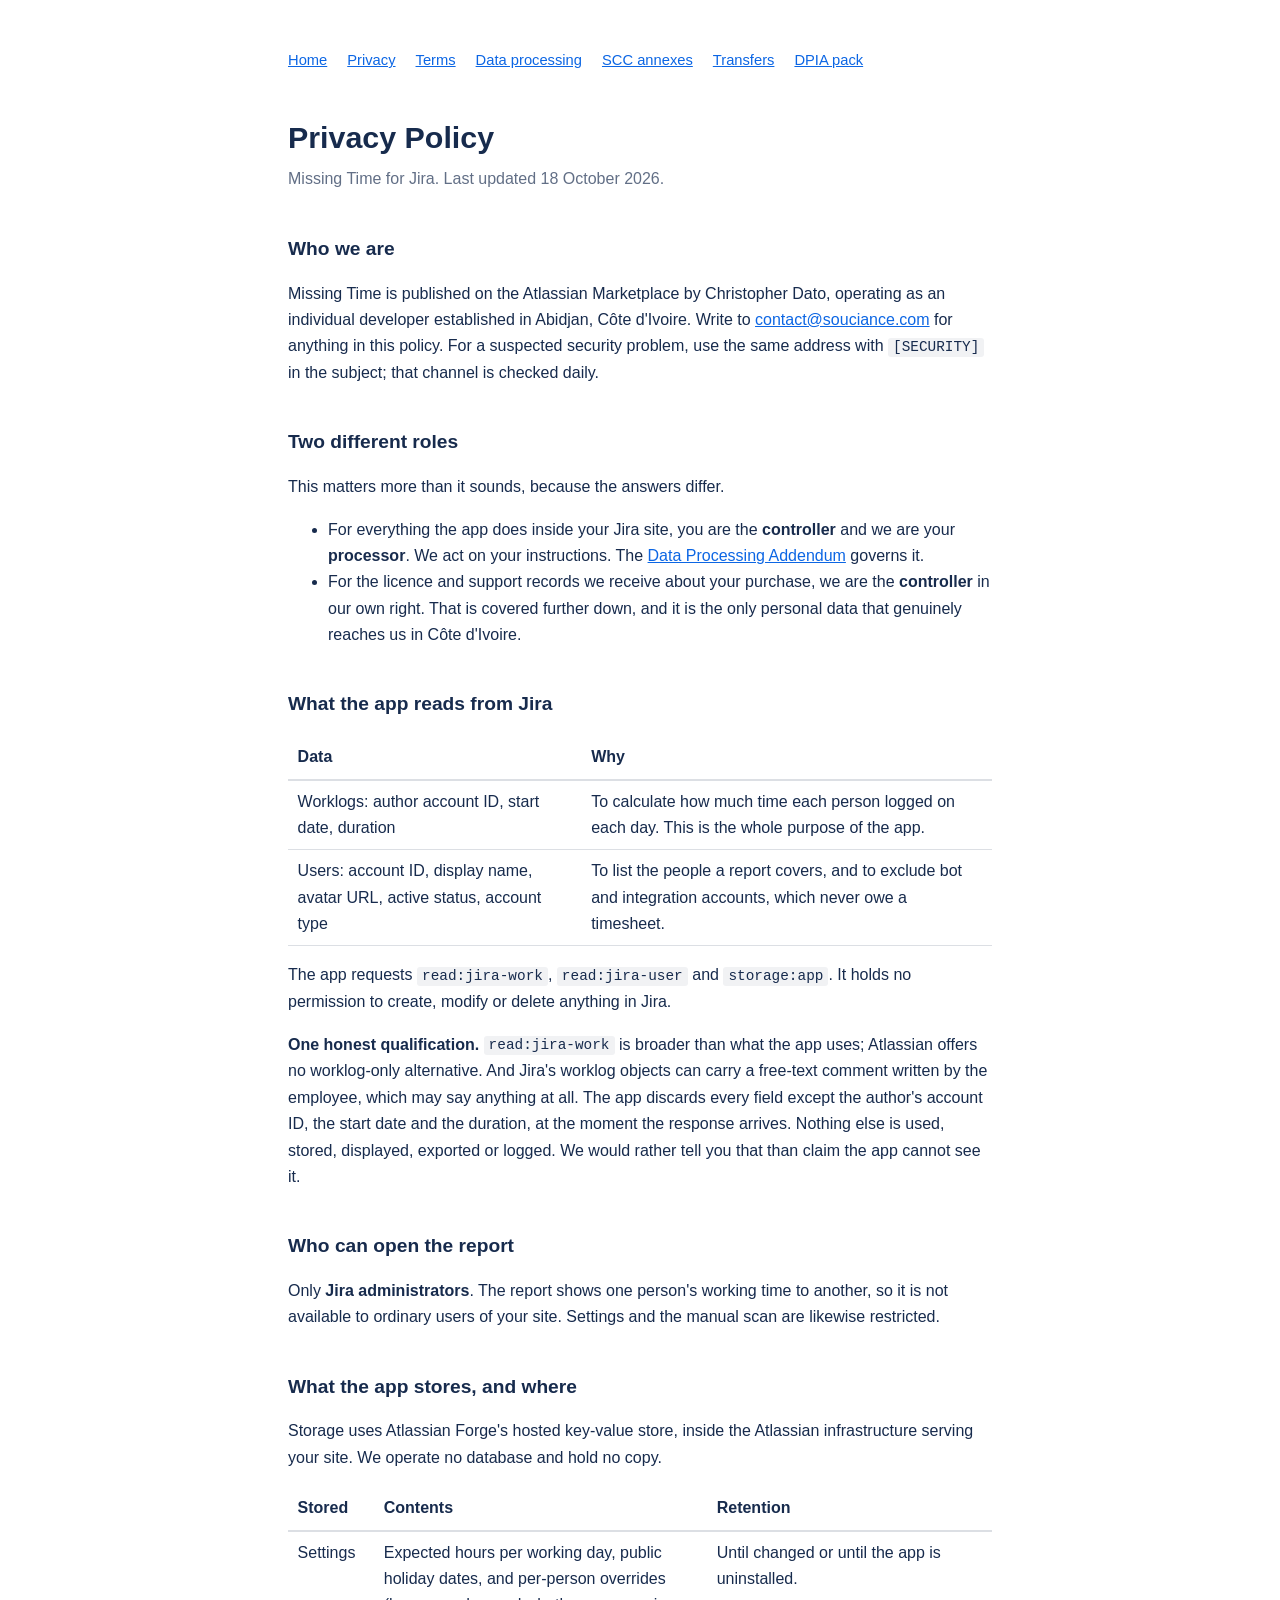
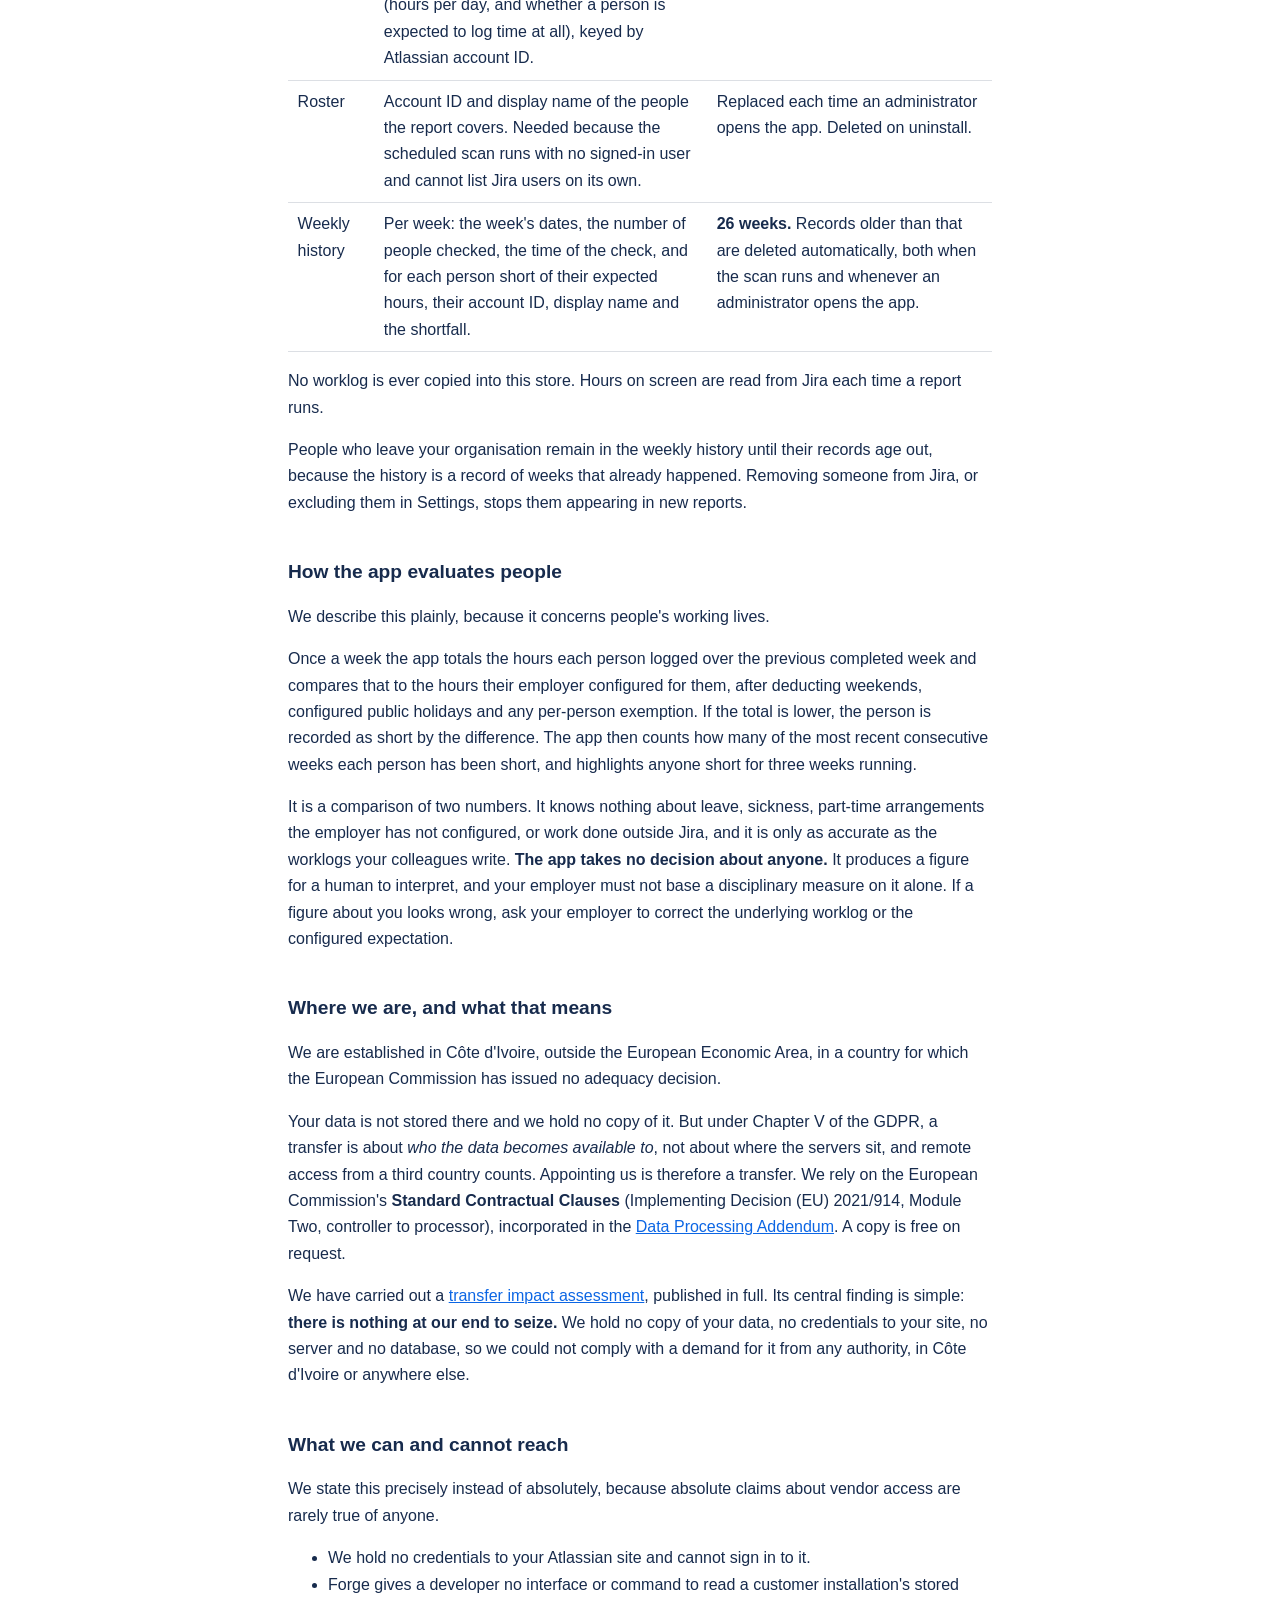
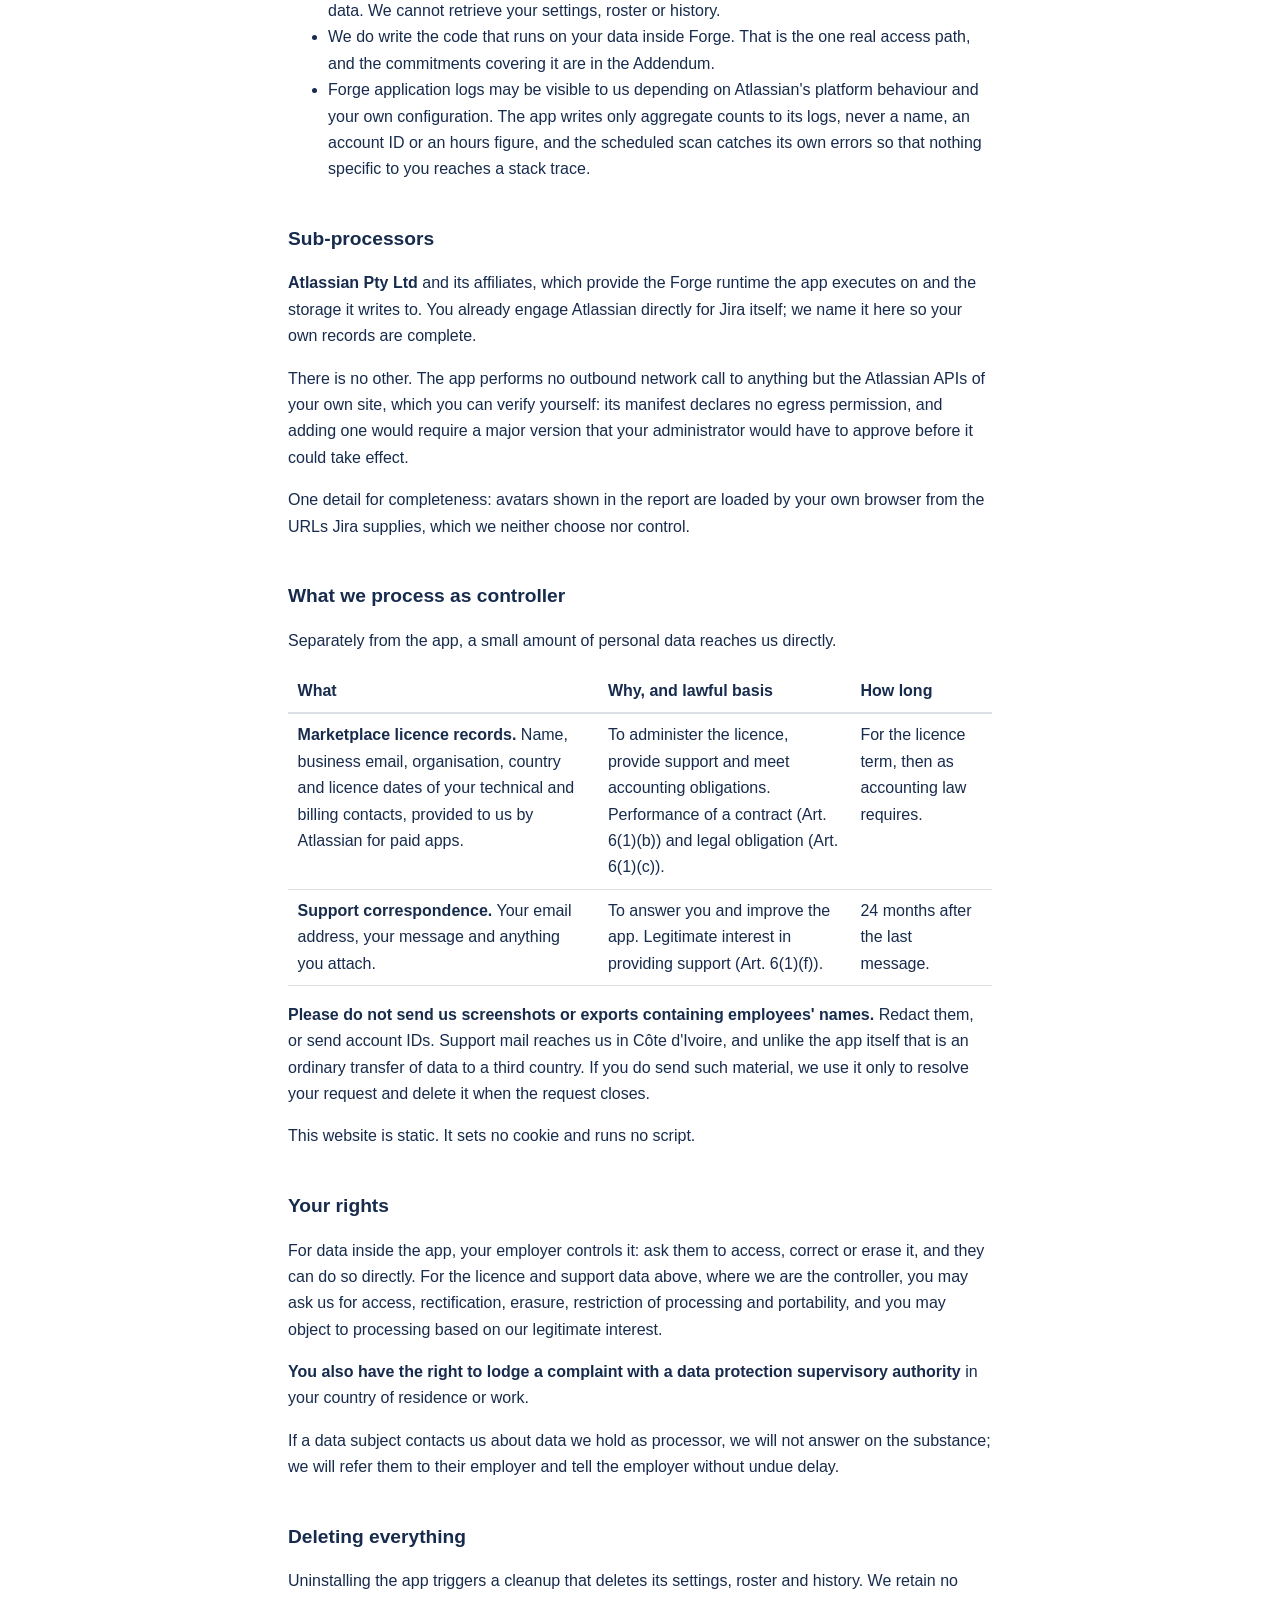
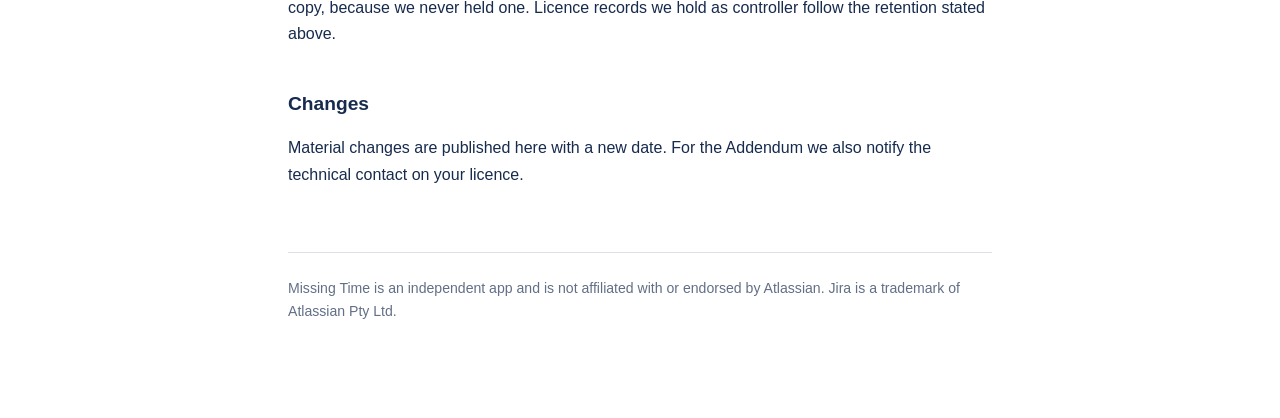
<file: privacy.html>
<!doctype html>
<html lang="en">
<head>
<meta charset="utf-8">
<meta name="viewport" content="width=device-width, initial-scale=1">
<title>Privacy Policy - Missing Time</title>
<link rel="stylesheet" href="style.css">
</head>
<body>

<nav><a href="index.html">Home</a><a href="privacy.html">Privacy</a><a href="terms.html">Terms</a><a href="dpa.html">Data processing</a><a href="scc-annexes.html">SCC annexes</a><a href="tia.html">Transfers</a><a href="dpia.html">DPIA pack</a></nav>

<h1>Privacy Policy</h1>
<p class="sub">Missing Time for Jira. Last updated 18 October 2026.</p>

<h2>Who we are</h2>
<p>Missing Time is published on the Atlassian Marketplace by Christopher Dato, operating as
an individual developer established in Abidjan, Côte d'Ivoire. Write to
<a href="mailto:contact@souciance.com">contact@souciance.com</a> for anything in this
policy. For a suspected security problem, use the same address with
<code>[SECURITY]</code> in the subject; that channel is checked daily.</p>

<h2>Two different roles</h2>
<p>This matters more than it sounds, because the answers differ.</p>
<ul>
  <li>For everything the app does inside your Jira site, you are the
  <strong>controller</strong> and we are your <strong>processor</strong>. We act on your
  instructions. The <a href="dpa.html">Data Processing Addendum</a> governs it.</li>
  <li>For the licence and support records we receive about your purchase, we are the
  <strong>controller</strong> in our own right. That is covered further down, and it is the
  only personal data that genuinely reaches us in Côte d'Ivoire.</li>
</ul>

<h2>What the app reads from Jira</h2>
<table>
  <tr><th>Data</th><th>Why</th></tr>
  <tr>
    <td>Worklogs: author account ID, start date, duration</td>
    <td>To calculate how much time each person logged on each day. This is the whole
    purpose of the app.</td>
  </tr>
  <tr>
    <td>Users: account ID, display name, avatar URL, active status, account type</td>
    <td>To list the people a report covers, and to exclude bot and integration accounts,
    which never owe a timesheet.</td>
  </tr>
</table>
<p>The app requests <code>read:jira-work</code>, <code>read:jira-user</code> and
<code>storage:app</code>. It holds no permission to create, modify or delete anything in
Jira.</p>
<p><strong>One honest qualification.</strong> <code>read:jira-work</code> is broader than
what the app uses; Atlassian offers no worklog-only alternative. And Jira's worklog objects
can carry a free-text comment written by the employee, which may say anything at all. The
app discards every field except the author's account ID, the start date and the duration,
at the moment the response arrives. Nothing else is used, stored, displayed, exported or
logged. We would rather tell you that than claim the app cannot see it.</p>

<h2>Who can open the report</h2>
<p>Only <strong>Jira administrators</strong>. The report shows one person's working time to
another, so it is not available to ordinary users of your site. Settings and the manual
scan are likewise restricted.</p>

<h2>What the app stores, and where</h2>
<p>Storage uses Atlassian Forge's hosted key-value store, inside the Atlassian
infrastructure serving your site. We operate no database and hold no copy.</p>
<table>
  <tr><th>Stored</th><th>Contents</th><th>Retention</th></tr>
  <tr>
    <td>Settings</td>
    <td>Expected hours per working day, public holiday dates, and per-person overrides
    (hours per day, and whether a person is expected to log time at all), keyed by
    Atlassian account ID.</td>
    <td>Until changed or until the app is uninstalled.</td>
  </tr>
  <tr>
    <td>Roster</td>
    <td>Account ID and display name of the people the report covers. Needed because the
    scheduled scan runs with no signed-in user and cannot list Jira users on its own.</td>
    <td>Replaced each time an administrator opens the app. Deleted on uninstall.</td>
  </tr>
  <tr>
    <td>Weekly history</td>
    <td>Per week: the week's dates, the number of people checked, the time of the check,
    and for each person short of their expected hours, their account ID, display name and
    the shortfall.</td>
    <td><strong>26 weeks.</strong> Records older than that are deleted automatically, both
    when the scan runs and whenever an administrator opens the app.</td>
  </tr>
</table>
<p>No worklog is ever copied into this store. Hours on screen are read from Jira each time
a report runs.</p>
<p>People who leave your organisation remain in the weekly history until their records age
out, because the history is a record of weeks that already happened. Removing someone from
Jira, or excluding them in Settings, stops them appearing in new reports.</p>

<h2>How the app evaluates people</h2>
<p>We describe this plainly, because it concerns people's working lives.</p>
<p>Once a week the app totals the hours each person logged over the previous completed
week and compares that to the hours their employer configured for them, after deducting
weekends, configured public holidays and any per-person exemption. If the total is lower,
the person is recorded as short by the difference. The app then counts how many of the most
recent consecutive weeks each person has been short, and highlights anyone short for three
weeks running.</p>
<p>It is a comparison of two numbers. It knows nothing about leave, sickness, part-time
arrangements the employer has not configured, or work done outside Jira, and it is only as
accurate as the worklogs your colleagues write. <strong>The app takes no decision about
anyone.</strong> It produces a figure for a human to interpret, and your employer must not
base a disciplinary measure on it alone. If a figure about you looks wrong, ask your
employer to correct the underlying worklog or the configured expectation.</p>

<h2>Where we are, and what that means</h2>
<p>We are established in Côte d'Ivoire, outside the European Economic Area, in a country
for which the European Commission has issued no adequacy decision.</p>
<p>Your data is not stored there and we hold no copy of it. But under Chapter V of the
GDPR, a transfer is about <em>who the data becomes available to</em>, not about where the
servers sit, and remote access from a third country counts. Appointing us is therefore a
transfer. We rely on the European Commission's <strong>Standard Contractual Clauses</strong>
(Implementing Decision (EU) 2021/914, Module Two, controller to processor), incorporated in
the <a href="dpa.html">Data Processing Addendum</a>. A copy is free on request.</p>
<p>We have carried out a <a href="tia.html">transfer impact assessment</a>, published in full. Its central
finding is simple: <strong>there is nothing at our end to seize.</strong> We hold no copy
of your data, no credentials to your site, no server and no database, so we could not
comply with a demand for it from any authority, in Côte d'Ivoire or anywhere else.</p>

<h2>What we can and cannot reach</h2>
<p>We state this precisely instead of absolutely, because absolute claims about vendor
access are rarely true of anyone.</p>
<ul>
  <li>We hold no credentials to your Atlassian site and cannot sign in to it.</li>
  <li>Forge gives a developer no interface or command to read a customer installation's
  stored data. We cannot retrieve your settings, roster or history.</li>
  <li>We do write the code that runs on your data inside Forge. That is the one real
  access path, and the commitments covering it are in the Addendum.</li>
  <li>Forge application logs may be visible to us depending on Atlassian's platform
  behaviour and your own configuration. The app writes only aggregate counts to its logs,
  never a name, an account ID or an hours figure, and the scheduled scan catches its own
  errors so that nothing specific to you reaches a stack trace.</li>
</ul>

<h2>Sub-processors</h2>
<p><strong>Atlassian Pty Ltd</strong> and its affiliates, which provide the Forge runtime
the app executes on and the storage it writes to. You already engage Atlassian directly for
Jira itself; we name it here so your own records are complete.</p>
<p>There is no other. The app performs no outbound network call to anything but the
Atlassian APIs of your own site, which you can verify yourself: its manifest declares no
egress permission, and adding one would require a major version that your administrator
would have to approve before it could take effect.</p>
<p>One detail for completeness: avatars shown in the report are loaded by your own browser
from the URLs Jira supplies, which we neither choose nor control.</p>

<h2>What we process as controller</h2>
<p>Separately from the app, a small amount of personal data reaches us directly.</p>
<table>
  <tr><th>What</th><th>Why, and lawful basis</th><th>How long</th></tr>
  <tr>
    <td><strong>Marketplace licence records.</strong> Name, business email, organisation,
    country and licence dates of your technical and billing contacts, provided to us by
    Atlassian for paid apps.</td>
    <td>To administer the licence, provide support and meet accounting obligations.
    Performance of a contract (Art. 6(1)(b)) and legal obligation (Art. 6(1)(c)).</td>
    <td>For the licence term, then as accounting law requires.</td>
  </tr>
  <tr>
    <td><strong>Support correspondence.</strong> Your email address, your message and
    anything you attach.</td>
    <td>To answer you and improve the app. Legitimate interest in providing support
    (Art. 6(1)(f)).</td>
    <td>24 months after the last message.</td>
  </tr>
</table>
<p><strong>Please do not send us screenshots or exports containing employees' names.</strong>
Redact them, or send account IDs. Support mail reaches us in Côte d'Ivoire, and unlike the
app itself that is an ordinary transfer of data to a third country. If you do send such
material, we use it only to resolve your request and delete it when the request closes.</p>
<p>This website is static. It sets no cookie and runs no script.</p>

<h2>Your rights</h2>
<p>For data inside the app, your employer controls it: ask them to access, correct or erase
it, and they can do so directly. For the licence and support data above, where we are the
controller, you may ask us for access, rectification, erasure, restriction of processing
and portability, and you may object to processing based on our legitimate interest.</p>
<p><strong>You also have the right to lodge a complaint with a data protection supervisory
authority</strong> in your country of residence or work.</p>
<p>If a data subject contacts us about data we hold as processor, we will not answer on the
substance; we will refer them to their employer and tell the employer without undue
delay.</p>

<h2>Deleting everything</h2>
<p>Uninstalling the app triggers a cleanup that deletes its settings, roster and history.
We retain no copy, because we never held one. Licence records we hold as controller follow
the retention stated above.</p>

<h2>Changes</h2>
<p>Material changes are published here with a new date. For the Addendum we also
notify the technical contact on your licence.</p>

<footer>
Missing Time is an independent app and is not affiliated with or endorsed by Atlassian.
Jira is a trademark of Atlassian Pty Ltd.
</footer>

</body>
</html>
</file>
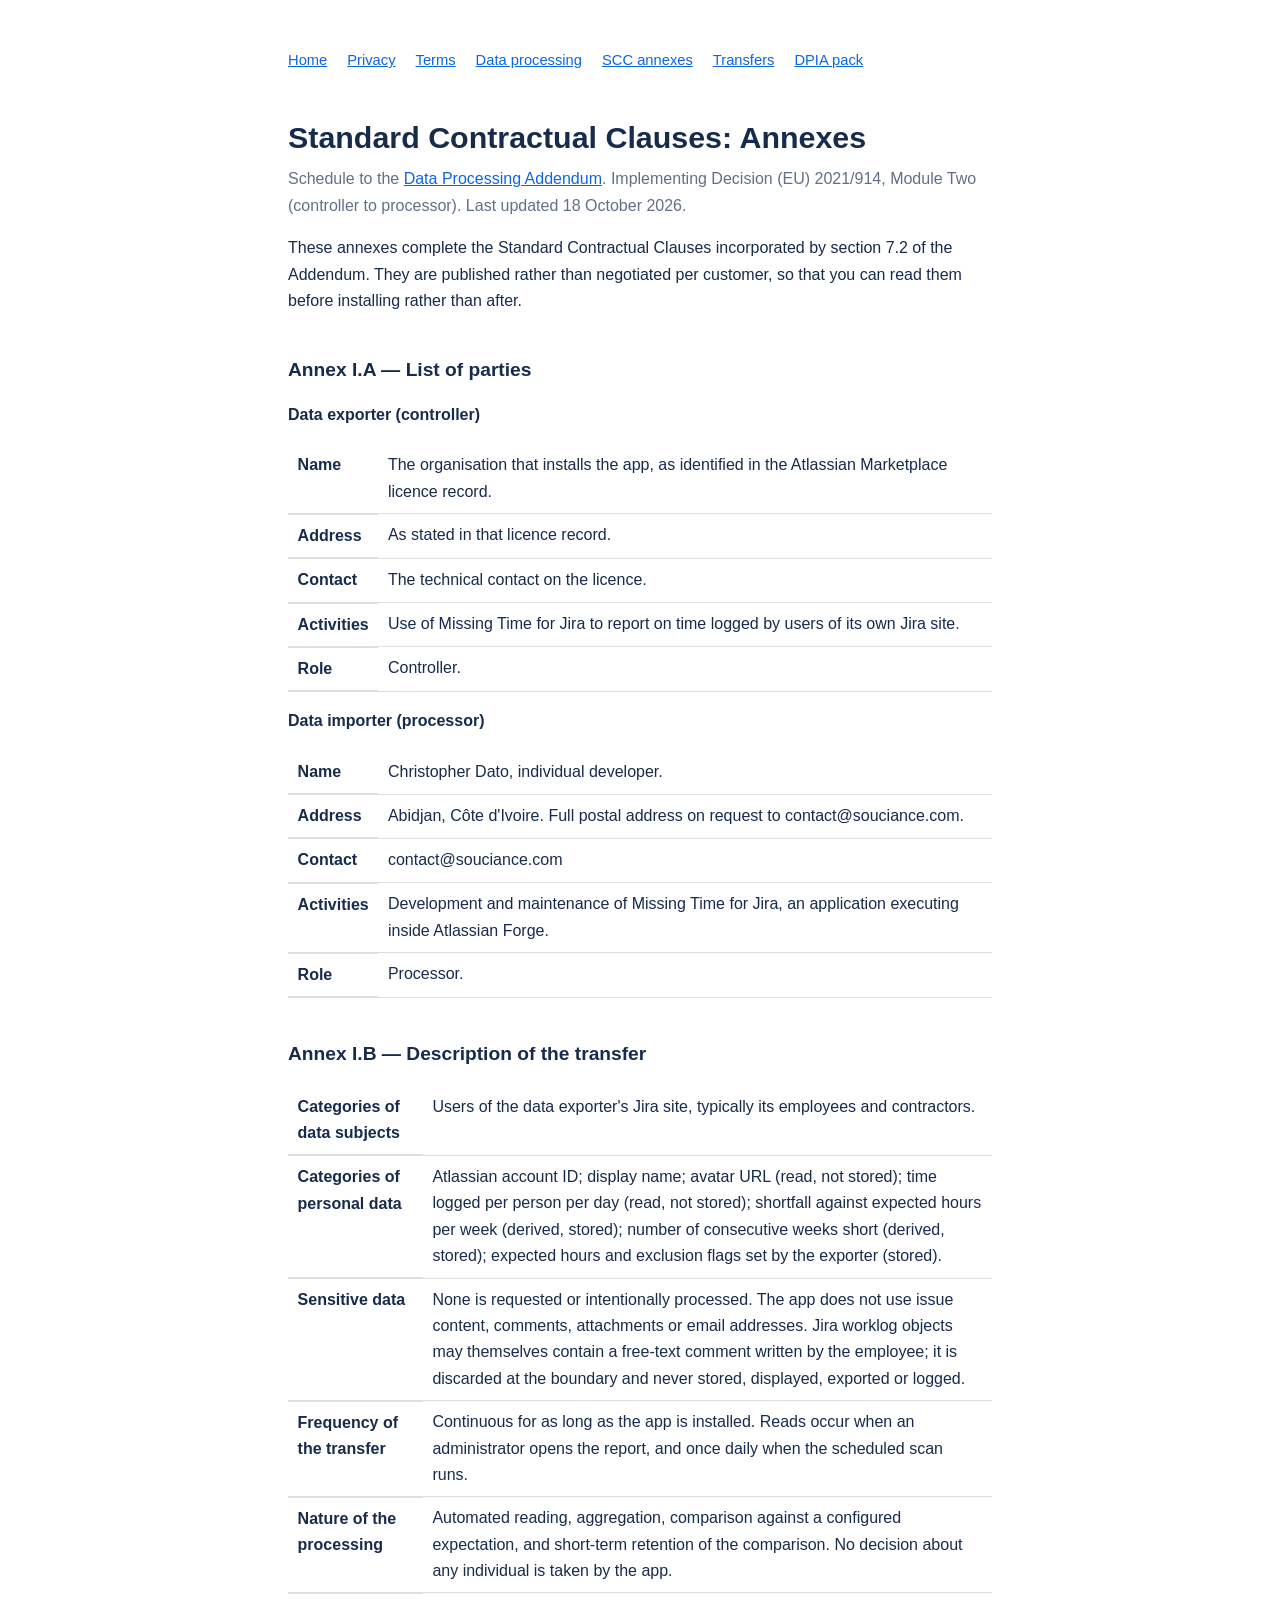
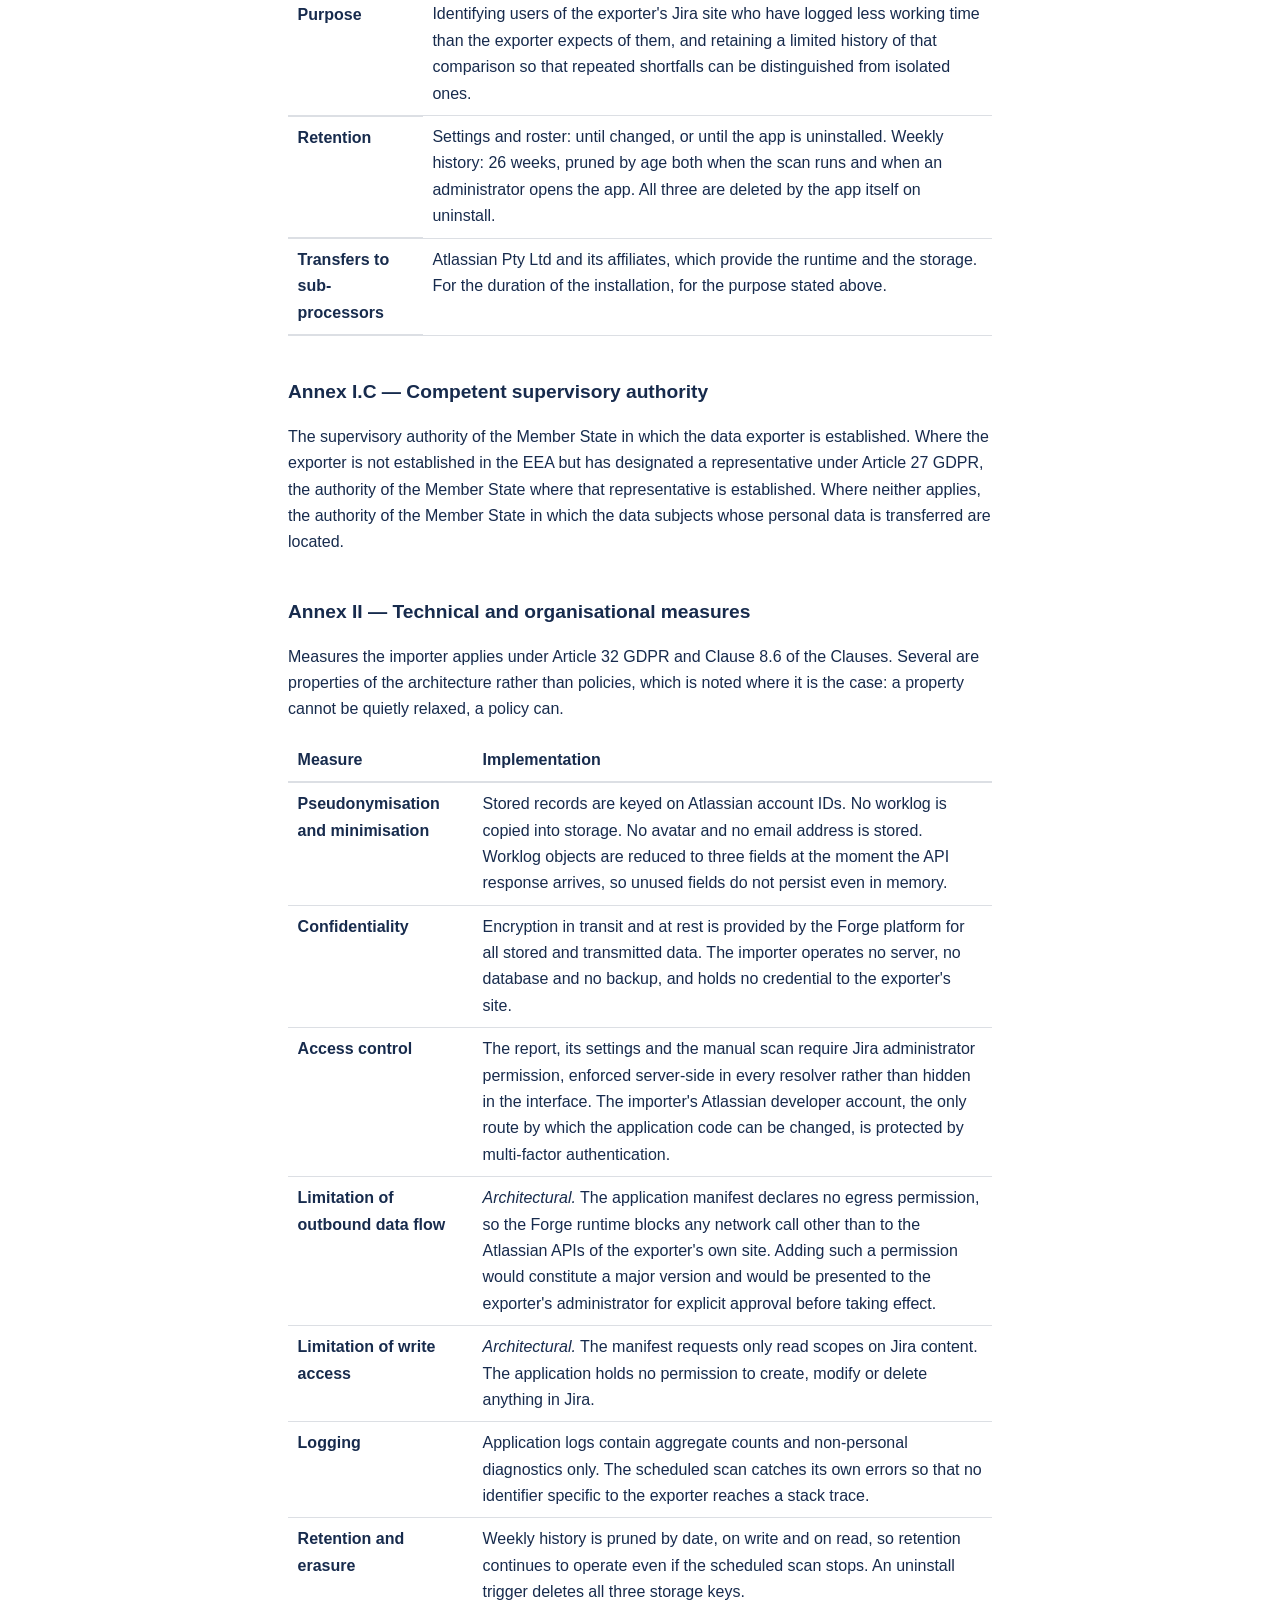
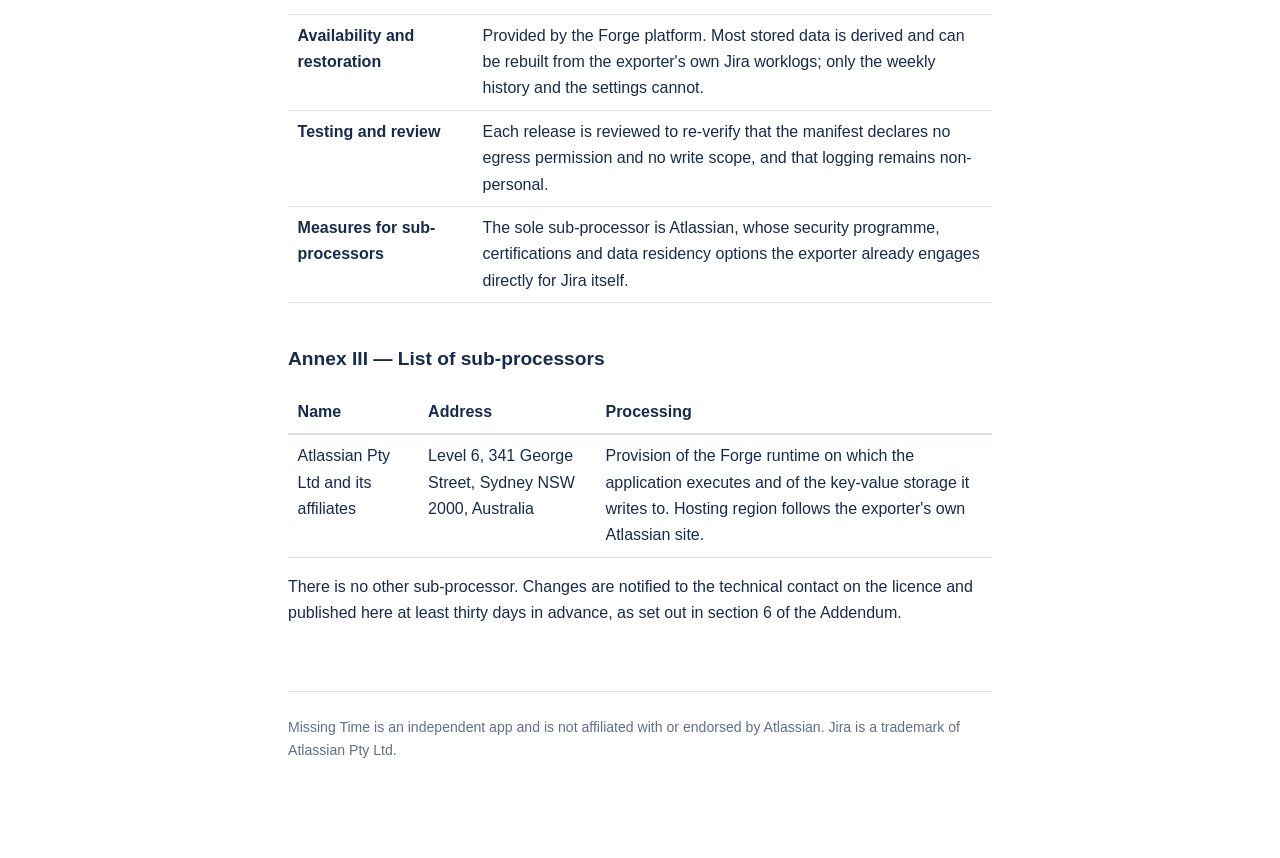
<file: scc-annexes.html>
<!doctype html>
<html lang="en">
<head>
<meta charset="utf-8">
<meta name="viewport" content="width=device-width, initial-scale=1">
<title>Standard Contractual Clauses - Annexes - Missing Time</title>
<link rel="stylesheet" href="style.css">
</head>
<body>

<nav><a href="index.html">Home</a><a href="privacy.html">Privacy</a><a href="terms.html">Terms</a><a href="dpa.html">Data processing</a><a href="scc-annexes.html">SCC annexes</a><a href="tia.html">Transfers</a><a href="dpia.html">DPIA pack</a></nav>

<h1>Standard Contractual Clauses: Annexes</h1>
<p class="sub">Schedule to the <a href="dpa.html">Data Processing Addendum</a>.
Implementing Decision (EU) 2021/914, Module Two (controller to processor).
Last updated 18 October 2026.</p>

<p>These annexes complete the Standard Contractual Clauses incorporated by section 7.2 of
the Addendum. They are published rather than negotiated per customer, so that you can read
them before installing rather than after.</p>

<h2>Annex I.A &mdash; List of parties</h2>

<p><strong>Data exporter (controller)</strong></p>
<table>
  <tr><th>Name</th><td>The organisation that installs the app, as identified in the
  Atlassian Marketplace licence record.</td></tr>
  <tr><th>Address</th><td>As stated in that licence record.</td></tr>
  <tr><th>Contact</th><td>The technical contact on the licence.</td></tr>
  <tr><th>Activities</th><td>Use of Missing Time for Jira to report on time logged by
  users of its own Jira site.</td></tr>
  <tr><th>Role</th><td>Controller.</td></tr>
</table>

<p><strong>Data importer (processor)</strong></p>
<table>
  <tr><th>Name</th><td>Christopher Dato, individual developer.</td></tr>
  <tr><th>Address</th><td>Abidjan, Côte d'Ivoire. Full postal address on request to
  contact@souciance.com.</td></tr>
  <tr><th>Contact</th><td>contact@souciance.com</td></tr>
  <tr><th>Activities</th><td>Development and maintenance of Missing Time for Jira, an
  application executing inside Atlassian Forge.</td></tr>
  <tr><th>Role</th><td>Processor.</td></tr>
</table>

<h2>Annex I.B &mdash; Description of the transfer</h2>

<table>
  <tr><th>Categories of data subjects</th>
  <td>Users of the data exporter's Jira site, typically its employees and
  contractors.</td></tr>

  <tr><th>Categories of personal data</th>
  <td>Atlassian account ID; display name; avatar URL (read, not stored); time logged per
  person per day (read, not stored); shortfall against expected hours per week (derived,
  stored); number of consecutive weeks short (derived, stored); expected hours and
  exclusion flags set by the exporter (stored).</td></tr>

  <tr><th>Sensitive data</th>
  <td>None is requested or intentionally processed. The app does not use issue content,
  comments, attachments or email addresses. Jira worklog objects may themselves contain a
  free-text comment written by the employee; it is discarded at the boundary and never
  stored, displayed, exported or logged.</td></tr>

  <tr><th>Frequency of the transfer</th>
  <td>Continuous for as long as the app is installed. Reads occur when an administrator
  opens the report, and once daily when the scheduled scan runs.</td></tr>

  <tr><th>Nature of the processing</th>
  <td>Automated reading, aggregation, comparison against a configured expectation, and
  short-term retention of the comparison. No decision about any individual is taken by the
  app.</td></tr>

  <tr><th>Purpose</th>
  <td>Identifying users of the exporter's Jira site who have logged less working time than
  the exporter expects of them, and retaining a limited history of that comparison so that
  repeated shortfalls can be distinguished from isolated ones.</td></tr>

  <tr><th>Retention</th>
  <td>Settings and roster: until changed, or until the app is uninstalled. Weekly history:
  26 weeks, pruned by age both when the scan runs and when an administrator opens the app.
  All three are deleted by the app itself on uninstall.</td></tr>

  <tr><th>Transfers to sub-processors</th>
  <td>Atlassian Pty Ltd and its affiliates, which provide the runtime and the storage. For
  the duration of the installation, for the purpose stated above.</td></tr>
</table>

<h2>Annex I.C &mdash; Competent supervisory authority</h2>
<p>The supervisory authority of the Member State in which the data exporter is
established. Where the exporter is not established in the EEA but has designated a
representative under Article 27 GDPR, the authority of the Member State where that
representative is established. Where neither applies, the authority of the Member State in
which the data subjects whose personal data is transferred are located.</p>

<h2>Annex II &mdash; Technical and organisational measures</h2>

<p>Measures the importer applies under Article 32 GDPR and Clause 8.6 of the Clauses.
Several are properties of the architecture rather than policies, which is noted where it
is the case: a property cannot be quietly relaxed, a policy can.</p>

<table>
  <tr><th>Measure</th><th>Implementation</th></tr>

  <tr><td><strong>Pseudonymisation and minimisation</strong></td>
  <td>Stored records are keyed on Atlassian account IDs. No worklog is copied into storage.
  No avatar and no email address is stored. Worklog objects are reduced to three fields at
  the moment the API response arrives, so unused fields do not persist even in
  memory.</td></tr>

  <tr><td><strong>Confidentiality</strong></td>
  <td>Encryption in transit and at rest is provided by the Forge platform for all stored
  and transmitted data. The importer operates no server, no database and no backup, and
  holds no credential to the exporter's site.</td></tr>

  <tr><td><strong>Access control</strong></td>
  <td>The report, its settings and the manual scan require Jira administrator permission,
  enforced server-side in every resolver rather than hidden in the interface. The
  importer's Atlassian developer account, the only route by which the application code can
  be changed, is protected by multi-factor authentication.</td></tr>

  <tr><td><strong>Limitation of outbound data flow</strong></td>
  <td><em>Architectural.</em> The application manifest declares no egress permission, so
  the Forge runtime blocks any network call other than to the Atlassian APIs of the
  exporter's own site. Adding such a permission would constitute a major version and would
  be presented to the exporter's administrator for explicit approval before taking
  effect.</td></tr>

  <tr><td><strong>Limitation of write access</strong></td>
  <td><em>Architectural.</em> The manifest requests only read scopes on Jira content. The
  application holds no permission to create, modify or delete anything in Jira.</td></tr>

  <tr><td><strong>Logging</strong></td>
  <td>Application logs contain aggregate counts and non-personal diagnostics only. The
  scheduled scan catches its own errors so that no identifier specific to the exporter
  reaches a stack trace.</td></tr>

  <tr><td><strong>Retention and erasure</strong></td>
  <td>Weekly history is pruned by date, on write and on read, so retention continues to
  operate even if the scheduled scan stops. An uninstall trigger deletes all three storage
  keys.</td></tr>

  <tr><td><strong>Availability and restoration</strong></td>
  <td>Provided by the Forge platform. Most stored data is derived and can be rebuilt from
  the exporter's own Jira worklogs; only the weekly history and the settings cannot.</td></tr>

  <tr><td><strong>Testing and review</strong></td>
  <td>Each release is reviewed to re-verify that the manifest declares no egress permission
  and no write scope, and that logging remains non-personal.</td></tr>

  <tr><td><strong>Measures for sub-processors</strong></td>
  <td>The sole sub-processor is Atlassian, whose security programme, certifications and
  data residency options the exporter already engages directly for Jira itself.</td></tr>
</table>

<h2>Annex III &mdash; List of sub-processors</h2>
<table>
  <tr><th>Name</th><th>Address</th><th>Processing</th></tr>
  <tr>
    <td>Atlassian Pty Ltd and its affiliates</td>
    <td>Level 6, 341 George Street, Sydney NSW 2000, Australia</td>
    <td>Provision of the Forge runtime on which the application executes and of the
    key-value storage it writes to. Hosting region follows the exporter's own Atlassian
    site.</td>
  </tr>
</table>
<p>There is no other sub-processor. Changes are notified to the technical contact on the
licence and published here at least thirty days in advance, as set out in section 6 of the
Addendum.</p>

<footer>
Missing Time is an independent app and is not affiliated with or endorsed by Atlassian.
Jira is a trademark of Atlassian Pty Ltd.
</footer>

</body>
</html>
</file>
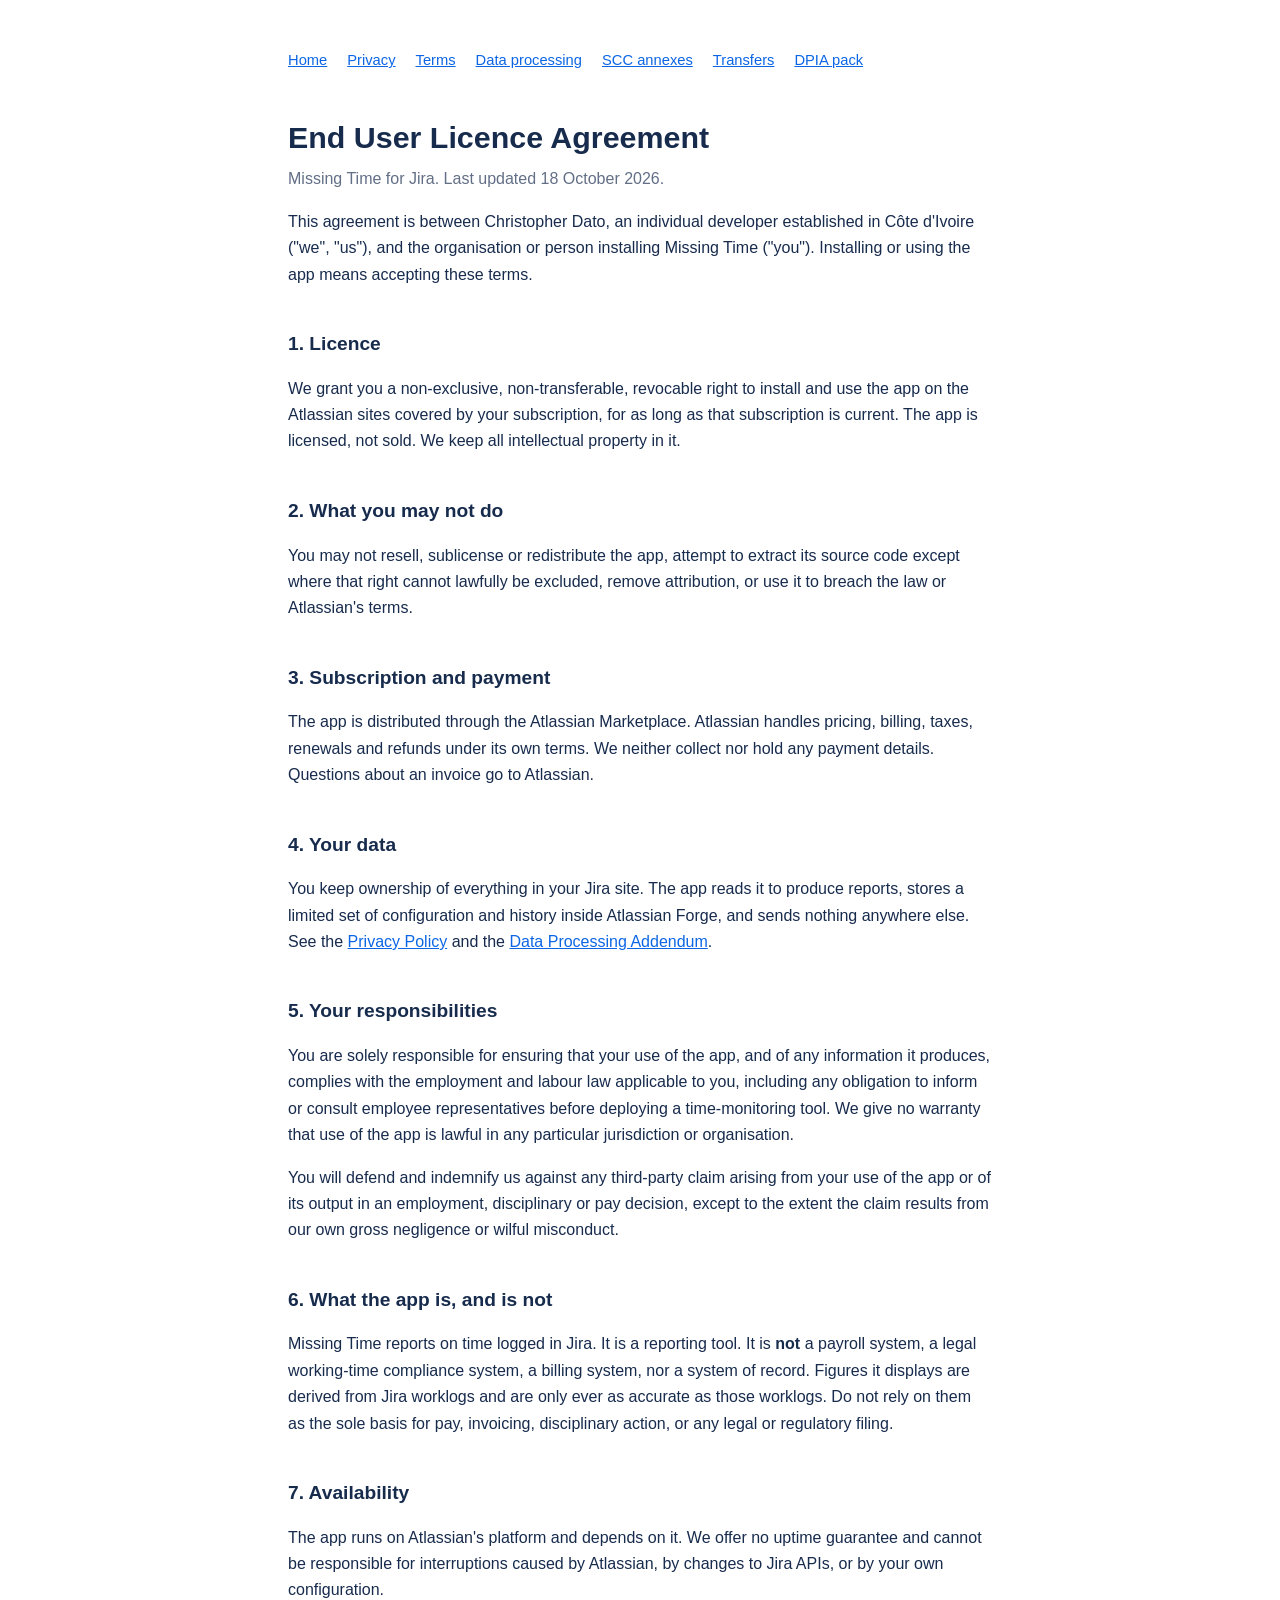
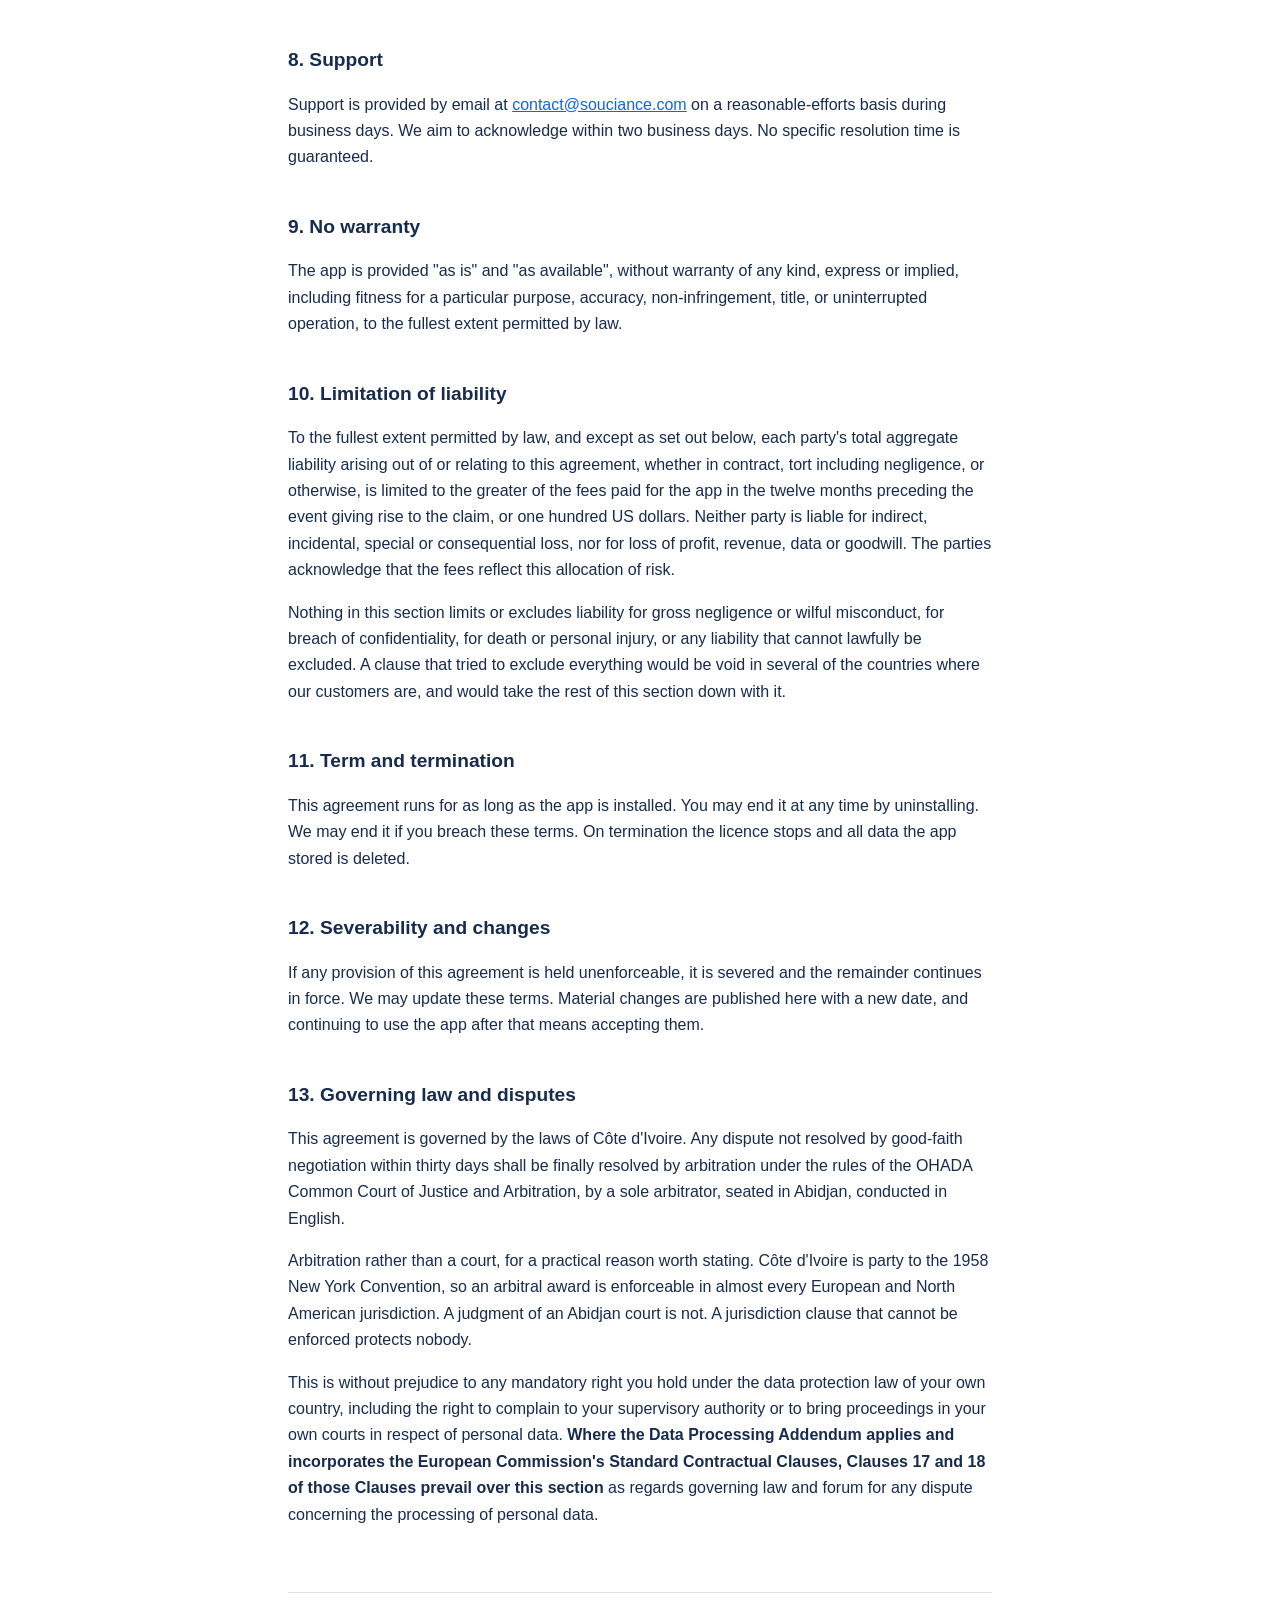
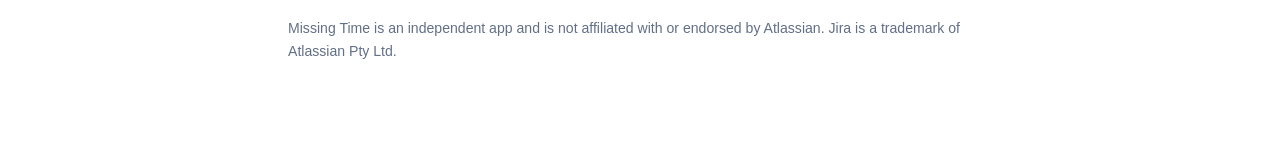
<file: terms.html>
<!doctype html>
<html lang="en">
<head>
<meta charset="utf-8">
<meta name="viewport" content="width=device-width, initial-scale=1">
<title>End User Licence Agreement - Missing Time</title>
<link rel="stylesheet" href="style.css">
</head>
<body>

<nav><a href="index.html">Home</a><a href="privacy.html">Privacy</a><a href="terms.html">Terms</a><a href="dpa.html">Data processing</a><a href="scc-annexes.html">SCC annexes</a><a href="tia.html">Transfers</a><a href="dpia.html">DPIA pack</a></nav>

<h1>End User Licence Agreement</h1>
<p class="sub">Missing Time for Jira. Last updated 18 October 2026.</p>

<p>This agreement is between Christopher Dato, an individual developer established in
Côte d'Ivoire ("we", "us"), and the organisation or person installing Missing Time
("you"). Installing or using the app means accepting these terms.</p>

<h2>1. Licence</h2>
<p>We grant you a non-exclusive, non-transferable, revocable right to install and use the
app on the Atlassian sites covered by your subscription, for as long as that subscription
is current. The app is licensed, not sold. We keep all intellectual property in it.</p>

<h2>2. What you may not do</h2>
<p>You may not resell, sublicense or redistribute the app, attempt to extract its source
code except where that right cannot lawfully be excluded, remove attribution, or use it
to breach the law or Atlassian's terms.</p>

<h2>3. Subscription and payment</h2>
<p>The app is distributed through the Atlassian Marketplace. Atlassian handles pricing,
billing, taxes, renewals and refunds under its own terms. We neither collect nor hold any
payment details. Questions about an invoice go to Atlassian.</p>

<h2>4. Your data</h2>
<p>You keep ownership of everything in your Jira site. The app reads it to produce
reports, stores a limited set of configuration and history inside Atlassian Forge, and
sends nothing anywhere else. See the <a href="privacy.html">Privacy Policy</a> and the
<a href="dpa.html">Data Processing Addendum</a>.</p>

<h2>5. Your responsibilities</h2>
<p>You are solely responsible for ensuring that your use of the app, and of any information
it produces, complies with the employment and labour law applicable to you, including any
obligation to inform or consult employee representatives before deploying a time-monitoring
tool. We give no warranty that use of the app is lawful in any particular jurisdiction or
organisation.</p>
<p>You will defend and indemnify us against any third-party claim arising from your use of
the app or of its output in an employment, disciplinary or pay decision, except to the
extent the claim results from our own gross negligence or wilful misconduct.</p>

<h2>6. What the app is, and is not</h2>
<p>Missing Time reports on time logged in Jira. It is a reporting tool. It is
<strong>not</strong> a payroll system, a legal working-time compliance system, a billing
system, nor a system of record. Figures it displays are derived from Jira worklogs and are
only ever as accurate as those worklogs. Do not rely on them as the sole basis for pay,
invoicing, disciplinary action, or any legal or regulatory filing.</p>

<h2>7. Availability</h2>
<p>The app runs on Atlassian's platform and depends on it. We offer no uptime guarantee
and cannot be responsible for interruptions caused by Atlassian, by changes to Jira APIs,
or by your own configuration.</p>

<h2>8. Support</h2>
<p>Support is provided by email at
<a href="mailto:contact@souciance.com">contact@souciance.com</a> on a
reasonable-efforts basis during business days. We aim to acknowledge within two business
days. No specific resolution time is guaranteed.</p>

<h2>9. No warranty</h2>
<p>The app is provided "as is" and "as available", without warranty of any kind, express
or implied, including fitness for a particular purpose, accuracy, non-infringement, title,
or uninterrupted operation, to the fullest extent permitted by law.</p>

<h2>10. Limitation of liability</h2>
<p>To the fullest extent permitted by law, and except as set out below, each party's total
aggregate liability arising out of or relating to this agreement, whether in contract, tort
including negligence, or otherwise, is limited to the greater of the fees paid for the app
in the twelve months preceding the event giving rise to the claim, or one hundred US
dollars. Neither party is liable for indirect, incidental, special or consequential loss,
nor for loss of profit, revenue, data or goodwill. The parties acknowledge that the fees
reflect this allocation of risk.</p>
<p>Nothing in this section limits or excludes liability for gross negligence or wilful
misconduct, for breach of confidentiality, for death or personal injury, or any liability
that cannot lawfully be excluded. A clause that tried to exclude everything would be void
in several of the countries where our customers are, and would take the rest of this
section down with it.</p>

<h2>11. Term and termination</h2>
<p>This agreement runs for as long as the app is installed. You may end it at any time by
uninstalling. We may end it if you breach these terms. On termination the licence stops and
all data the app stored is deleted.</p>

<h2>12. Severability and changes</h2>
<p>If any provision of this agreement is held unenforceable, it is severed and the
remainder continues in force. We may update these terms. Material changes are published here with a new date, and
continuing to use the app after that means accepting them.</p>

<h2>13. Governing law and disputes</h2>
<p>This agreement is governed by the laws of Côte d'Ivoire. Any dispute not resolved by
good-faith negotiation within thirty days shall be finally resolved by arbitration under
the rules of the OHADA Common Court of Justice and Arbitration, by a sole arbitrator,
seated in Abidjan, conducted in English.</p>
<p>Arbitration rather than a court, for a practical reason worth stating. Côte d'Ivoire is
party to the 1958 New York Convention, so an arbitral award is enforceable in almost every
European and North American jurisdiction. A judgment of an Abidjan court is not. A
jurisdiction clause that cannot be enforced protects nobody.</p>
<p>This is without prejudice to any mandatory right you hold under the data protection law
of your own country, including the right to complain to your supervisory authority or to
bring proceedings in your own courts in respect of personal data. <strong>Where the Data
Processing Addendum applies and incorporates the European Commission's Standard Contractual
Clauses, Clauses 17 and 18 of those Clauses prevail over this section</strong> as regards
governing law and forum for any dispute concerning the processing of personal data.</p>

<footer>
Missing Time is an independent app and is not affiliated with or endorsed by Atlassian.
Jira is a trademark of Atlassian Pty Ltd.
</footer>

</body>
</html>
</file>
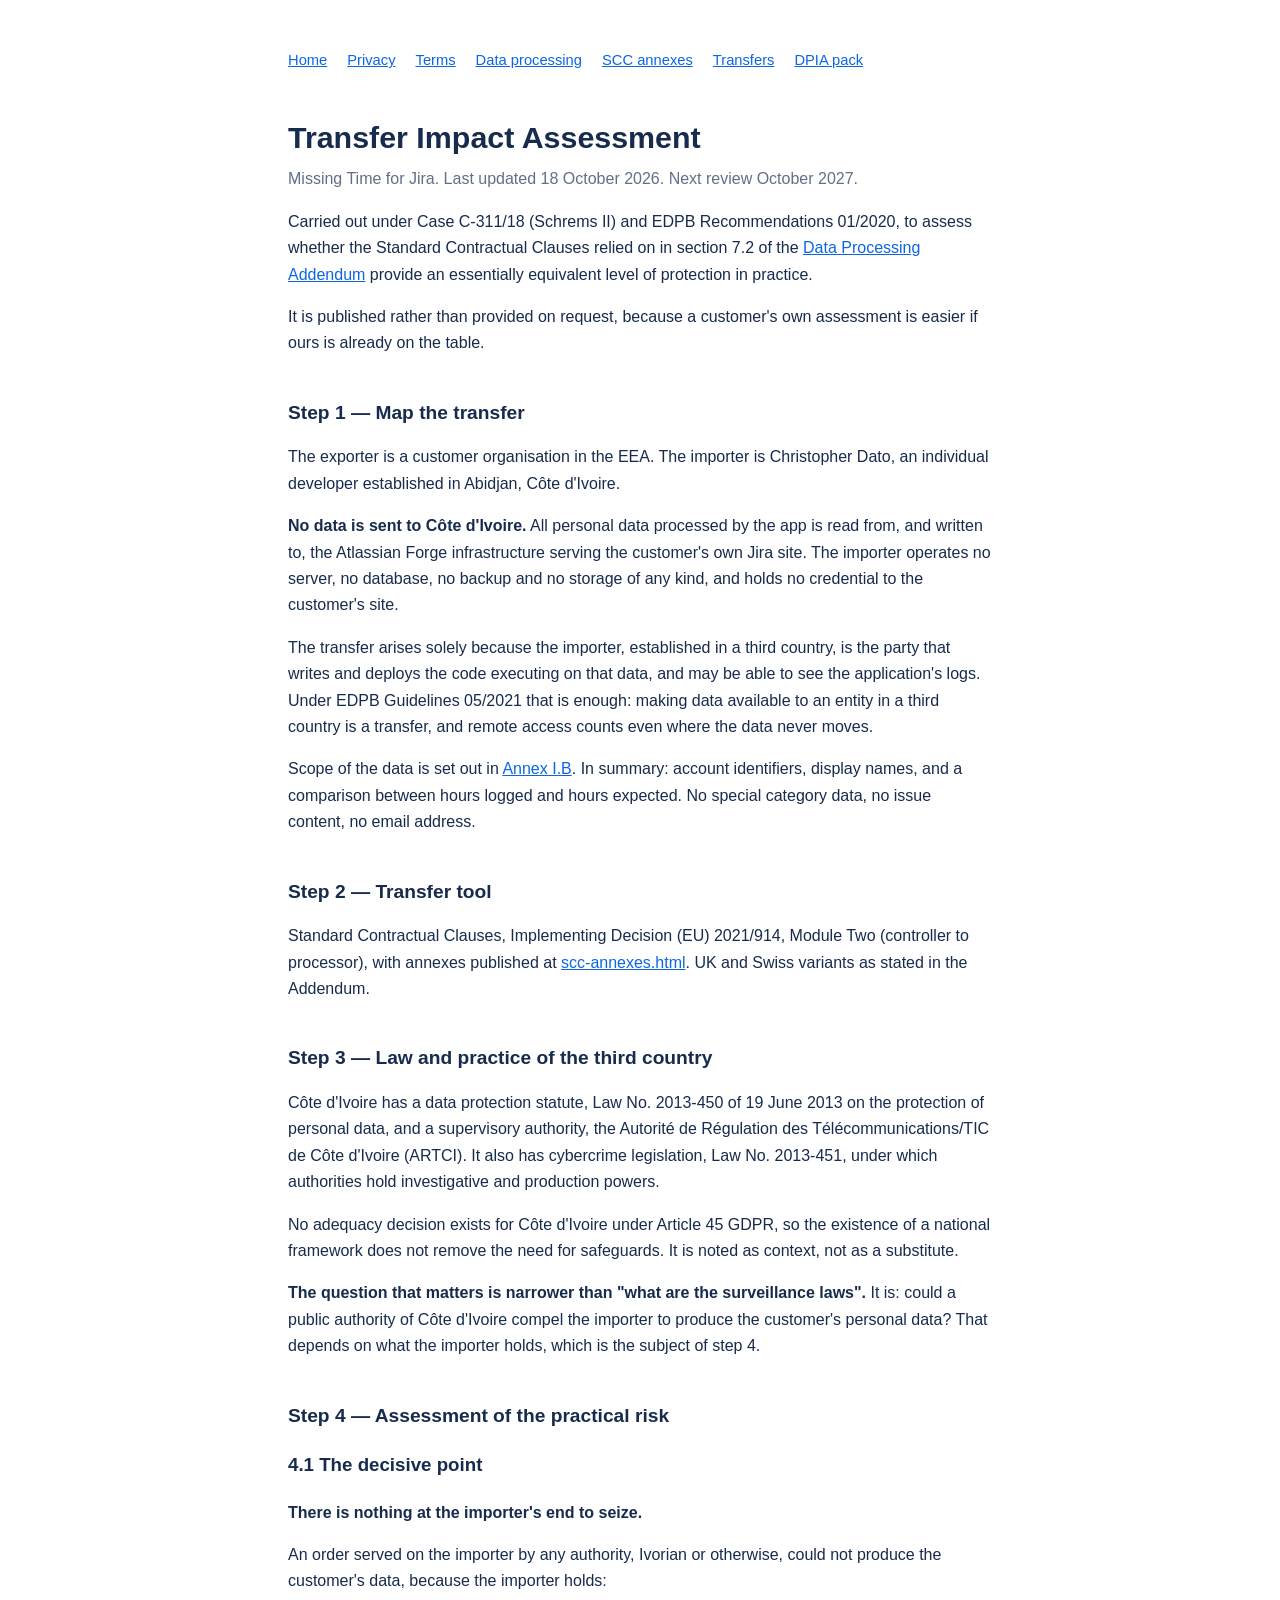
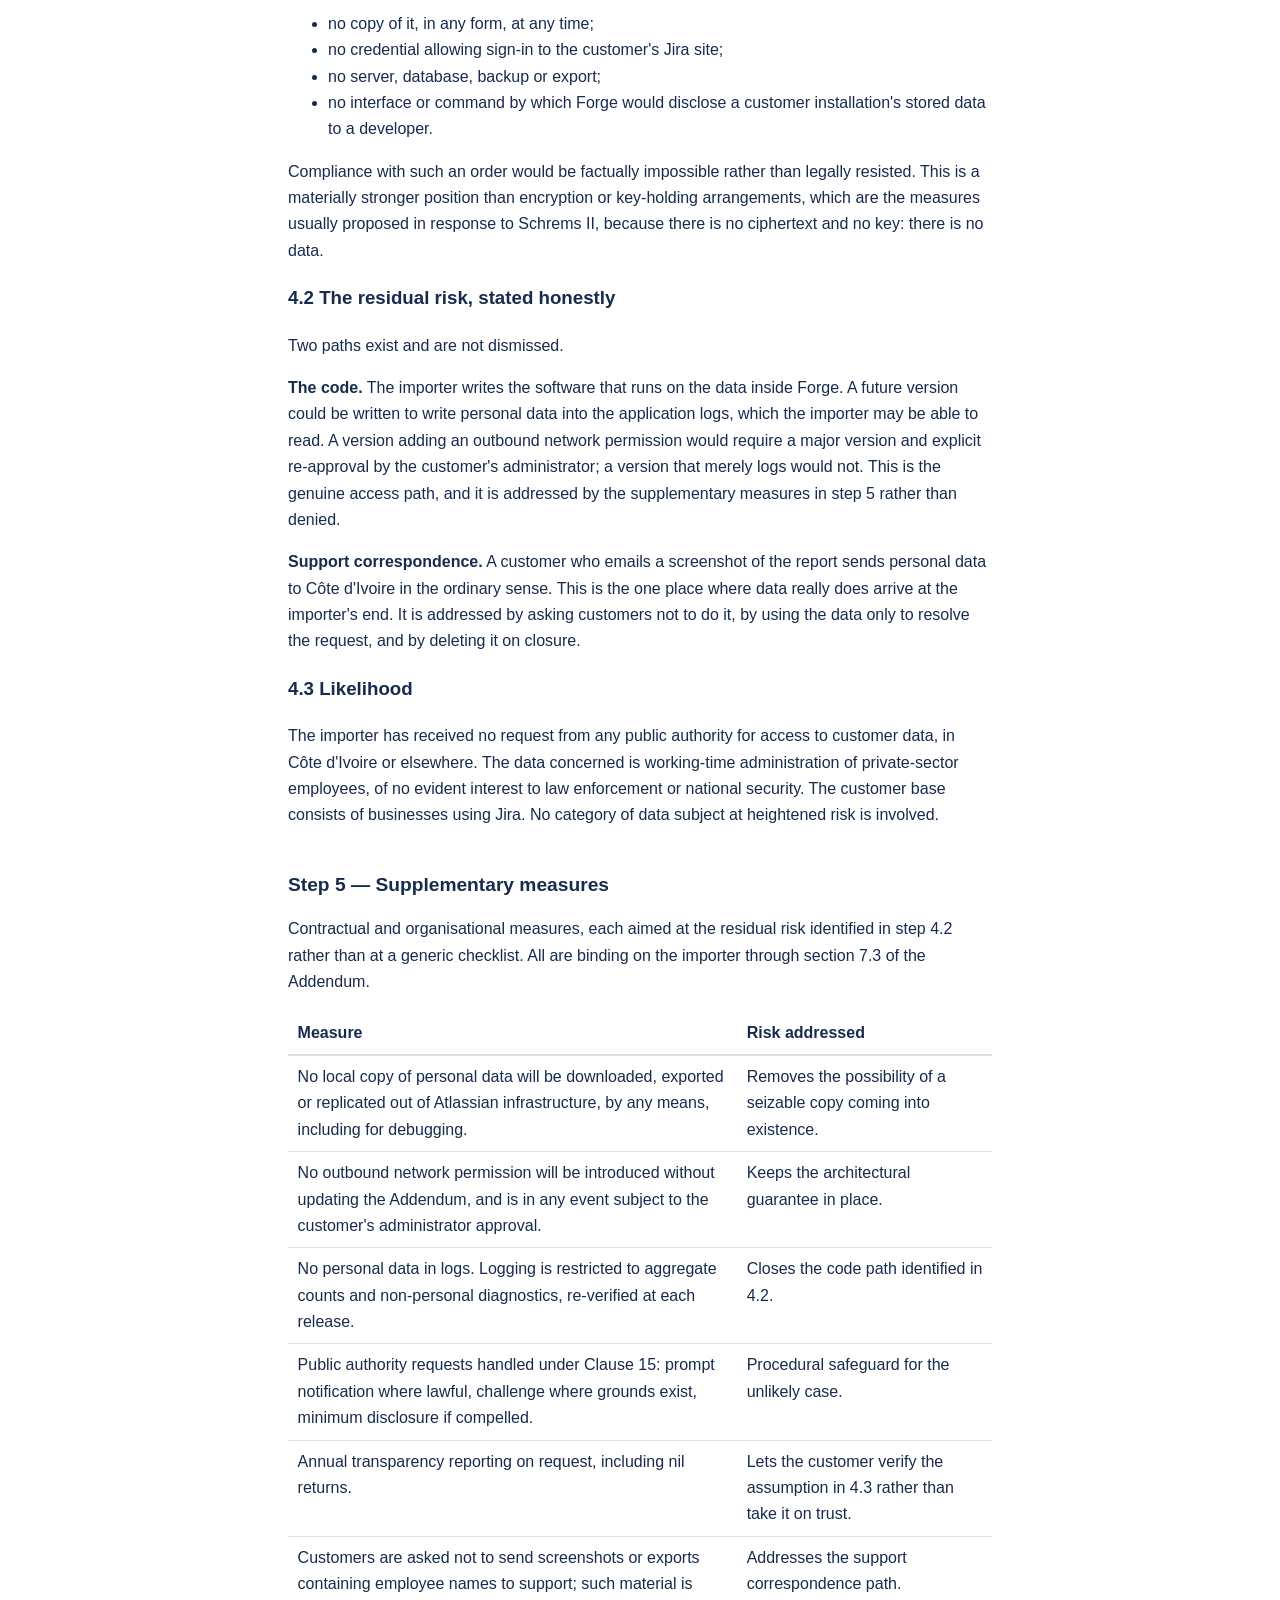
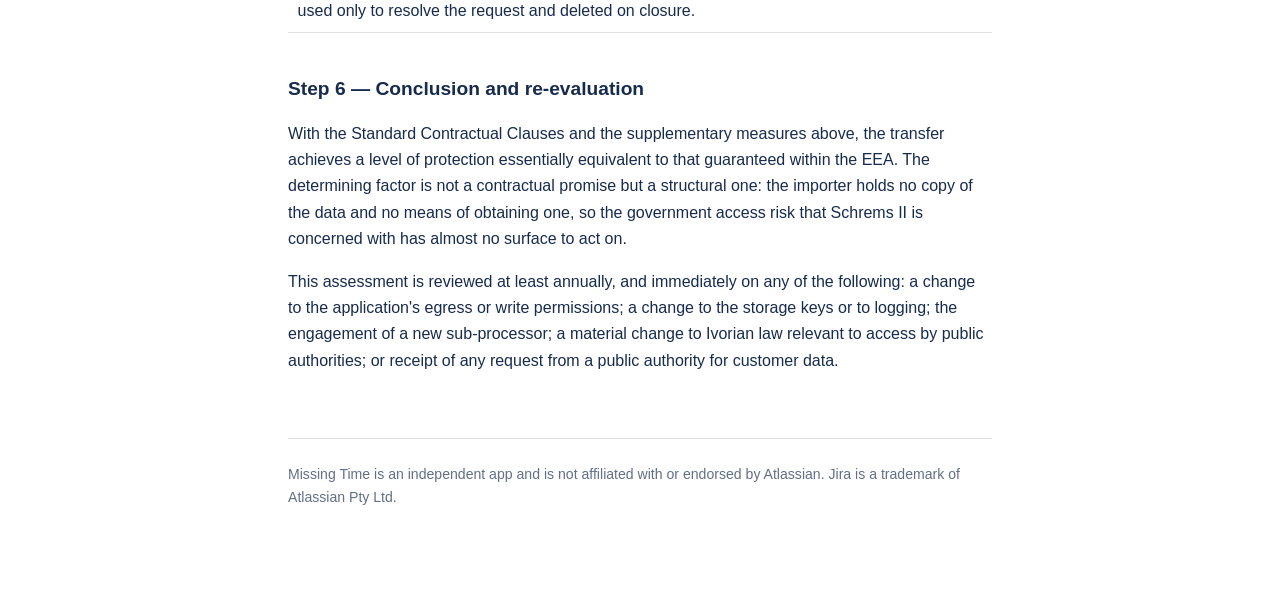
<file: tia.html>
<!doctype html>
<html lang="en">
<head>
<meta charset="utf-8">
<meta name="viewport" content="width=device-width, initial-scale=1">
<title>Transfer Impact Assessment - Missing Time</title>
<link rel="stylesheet" href="style.css">
</head>
<body>

<nav><a href="index.html">Home</a><a href="privacy.html">Privacy</a><a href="terms.html">Terms</a><a href="dpa.html">Data processing</a><a href="scc-annexes.html">SCC annexes</a><a href="tia.html">Transfers</a><a href="dpia.html">DPIA pack</a></nav>

<h1>Transfer Impact Assessment</h1>
<p class="sub">Missing Time for Jira. Last updated 18 October 2026. Next review October 2027.</p>

<p>Carried out under Case C-311/18 (Schrems II) and EDPB Recommendations 01/2020, to
assess whether the Standard Contractual Clauses relied on in section 7.2 of the
<a href="dpa.html">Data Processing Addendum</a> provide an essentially equivalent level of
protection in practice.</p>

<p>It is published rather than provided on request, because a customer's own assessment is
easier if ours is already on the table.</p>

<h2>Step 1 &mdash; Map the transfer</h2>
<p>The exporter is a customer organisation in the EEA. The importer is Christopher Dato,
an individual developer established in Abidjan, Côte d'Ivoire.</p>
<p><strong>No data is sent to Côte d'Ivoire.</strong> All personal data processed by the
app is read from, and written to, the Atlassian Forge infrastructure serving the customer's
own Jira site. The importer operates no server, no database, no backup and no storage of
any kind, and holds no credential to the customer's site.</p>
<p>The transfer arises solely because the importer, established in a third country, is the
party that writes and deploys the code executing on that data, and may be able to see the
application's logs. Under EDPB Guidelines 05/2021 that is enough: making data available to
an entity in a third country is a transfer, and remote access counts even where the data
never moves.</p>
<p>Scope of the data is set out in <a href="scc-annexes.html">Annex I.B</a>. In summary:
account identifiers, display names, and a comparison between hours logged and hours
expected. No special category data, no issue content, no email address.</p>

<h2>Step 2 &mdash; Transfer tool</h2>
<p>Standard Contractual Clauses, Implementing Decision (EU) 2021/914, Module Two
(controller to processor), with annexes published at
<a href="scc-annexes.html">scc-annexes.html</a>. UK and Swiss variants as stated in the
Addendum.</p>

<h2>Step 3 &mdash; Law and practice of the third country</h2>
<p>Côte d'Ivoire has a data protection statute, Law No. 2013-450 of 19 June 2013 on the
protection of personal data, and a supervisory authority, the Autorité de Régulation des
Télécommunications/TIC de Côte d'Ivoire (ARTCI). It also has cybercrime legislation,
Law No. 2013-451, under which authorities hold investigative and production powers.</p>
<p>No adequacy decision exists for Côte d'Ivoire under Article 45 GDPR, so the existence of
a national framework does not remove the need for safeguards. It is noted as context, not
as a substitute.</p>
<p><strong>The question that matters is narrower than "what are the surveillance laws".</strong>
It is: could a public authority of Côte d'Ivoire compel the importer to produce the
customer's personal data? That depends on what the importer holds, which is the subject of
step 4.</p>

<h2>Step 4 &mdash; Assessment of the practical risk</h2>

<h3>4.1 The decisive point</h3>
<p><strong>There is nothing at the importer's end to seize.</strong></p>
<p>An order served on the importer by any authority, Ivorian or otherwise, could not
produce the customer's data, because the importer holds:</p>
<ul>
  <li>no copy of it, in any form, at any time;</li>
  <li>no credential allowing sign-in to the customer's Jira site;</li>
  <li>no server, database, backup or export;</li>
  <li>no interface or command by which Forge would disclose a customer installation's
  stored data to a developer.</li>
</ul>
<p>Compliance with such an order would be factually impossible rather than legally
resisted. This is a materially stronger position than encryption or key-holding
arrangements, which are the measures usually proposed in response to Schrems II, because
there is no ciphertext and no key: there is no data.</p>

<h3>4.2 The residual risk, stated honestly</h3>
<p>Two paths exist and are not dismissed.</p>
<p><strong>The code.</strong> The importer writes the software that runs on the data inside
Forge. A future version could be written to write personal data into the application logs,
which the importer may be able to read. A version adding an outbound network permission
would require a major version and explicit re-approval by the customer's administrator; a
version that merely logs would not. This is the genuine access path, and it is addressed by
the supplementary measures in step 5 rather than denied.</p>
<p><strong>Support correspondence.</strong> A customer who emails a screenshot of the
report sends personal data to Côte d'Ivoire in the ordinary sense. This is the one place
where data really does arrive at the importer's end. It is addressed by asking customers
not to do it, by using the data only to resolve the request, and by deleting it on
closure.</p>

<h3>4.3 Likelihood</h3>
<p>The importer has received no request from any public authority for access to customer
data, in Côte d'Ivoire or elsewhere. The data concerned is working-time administration of
private-sector employees, of no evident interest to law enforcement or national security.
The customer base consists of businesses using Jira. No category of data subject at
heightened risk is involved.</p>

<h2>Step 5 &mdash; Supplementary measures</h2>
<p>Contractual and organisational measures, each aimed at the residual risk identified in
step 4.2 rather than at a generic checklist. All are binding on the importer through
section 7.3 of the Addendum.</p>
<table>
  <tr><th>Measure</th><th>Risk addressed</th></tr>
  <tr><td>No local copy of personal data will be downloaded, exported or replicated out of
  Atlassian infrastructure, by any means, including for debugging.</td>
  <td>Removes the possibility of a seizable copy coming into existence.</td></tr>
  <tr><td>No outbound network permission will be introduced without updating the Addendum,
  and is in any event subject to the customer's administrator approval.</td>
  <td>Keeps the architectural guarantee in place.</td></tr>
  <tr><td>No personal data in logs. Logging is restricted to aggregate counts and
  non-personal diagnostics, re-verified at each release.</td>
  <td>Closes the code path identified in 4.2.</td></tr>
  <tr><td>Public authority requests handled under Clause 15: prompt notification where
  lawful, challenge where grounds exist, minimum disclosure if compelled.</td>
  <td>Procedural safeguard for the unlikely case.</td></tr>
  <tr><td>Annual transparency reporting on request, including nil returns.</td>
  <td>Lets the customer verify the assumption in 4.3 rather than take it on trust.</td></tr>
  <tr><td>Customers are asked not to send screenshots or exports containing employee names
  to support; such material is used only to resolve the request and deleted on
  closure.</td>
  <td>Addresses the support correspondence path.</td></tr>
</table>

<h2>Step 6 &mdash; Conclusion and re-evaluation</h2>
<p>With the Standard Contractual Clauses and the supplementary measures above, the transfer
achieves a level of protection essentially equivalent to that guaranteed within the EEA.
The determining factor is not a contractual promise but a structural one: the importer
holds no copy of the data and no means of obtaining one, so the government access risk
that Schrems II is concerned with has almost no surface to act on.</p>
<p>This assessment is reviewed at least annually, and immediately on any of the following:
a change to the application's egress or write permissions; a change to the storage keys or
to logging; the engagement of a new sub-processor; a material change to Ivorian law
relevant to access by public authorities; or receipt of any request from a public authority
for customer data.</p>

<footer>
Missing Time is an independent app and is not affiliated with or endorsed by Atlassian.
Jira is a trademark of Atlassian Pty Ltd.
</footer>

</body>
</html>
</file>
<file: style.css>
:root { color-scheme: light dark; }
body {
  font: 16px/1.65 -apple-system, BlinkMacSystemFont, "Segoe UI", Roboto, sans-serif;
  max-width: 44rem; margin: 0 auto; padding: 3rem 1.25rem 6rem;
  color: #172b4d; background: #fff;
}
@media (prefers-color-scheme: dark) {
  body { color: #c7d1db; background: #1d2125; }
  a { color: #85b8ff; }
  code { background: #282e33; }
  th { border-color: #38414a !important; }
  td { border-color: #282e33 !important; }
}
h1 { font-size: 1.9rem; margin-bottom: .25rem; }
h2 { font-size: 1.2rem; margin-top: 2.5rem; }
.sub { color: #626f86; margin-top: 0; }
a { color: #0c66e4; }
code { background: #f1f2f4; padding: .1em .35em; border-radius: 3px; font-size: .9em; }
table { border-collapse: collapse; width: 100%; margin: 1rem 0; }
th, td { text-align: left; padding: .5rem .6rem; border-bottom: 1px solid #dcdfe4; vertical-align: top; }
th { border-bottom-width: 2px; }
nav { margin-bottom: 2.5rem; font-size: .92rem; }
nav a { margin-right: 1.25rem; }
footer { margin-top: 4rem; padding-top: 1.5rem; border-top: 1px solid #dcdfe4; color: #626f86; font-size: .88rem; }
</file>
